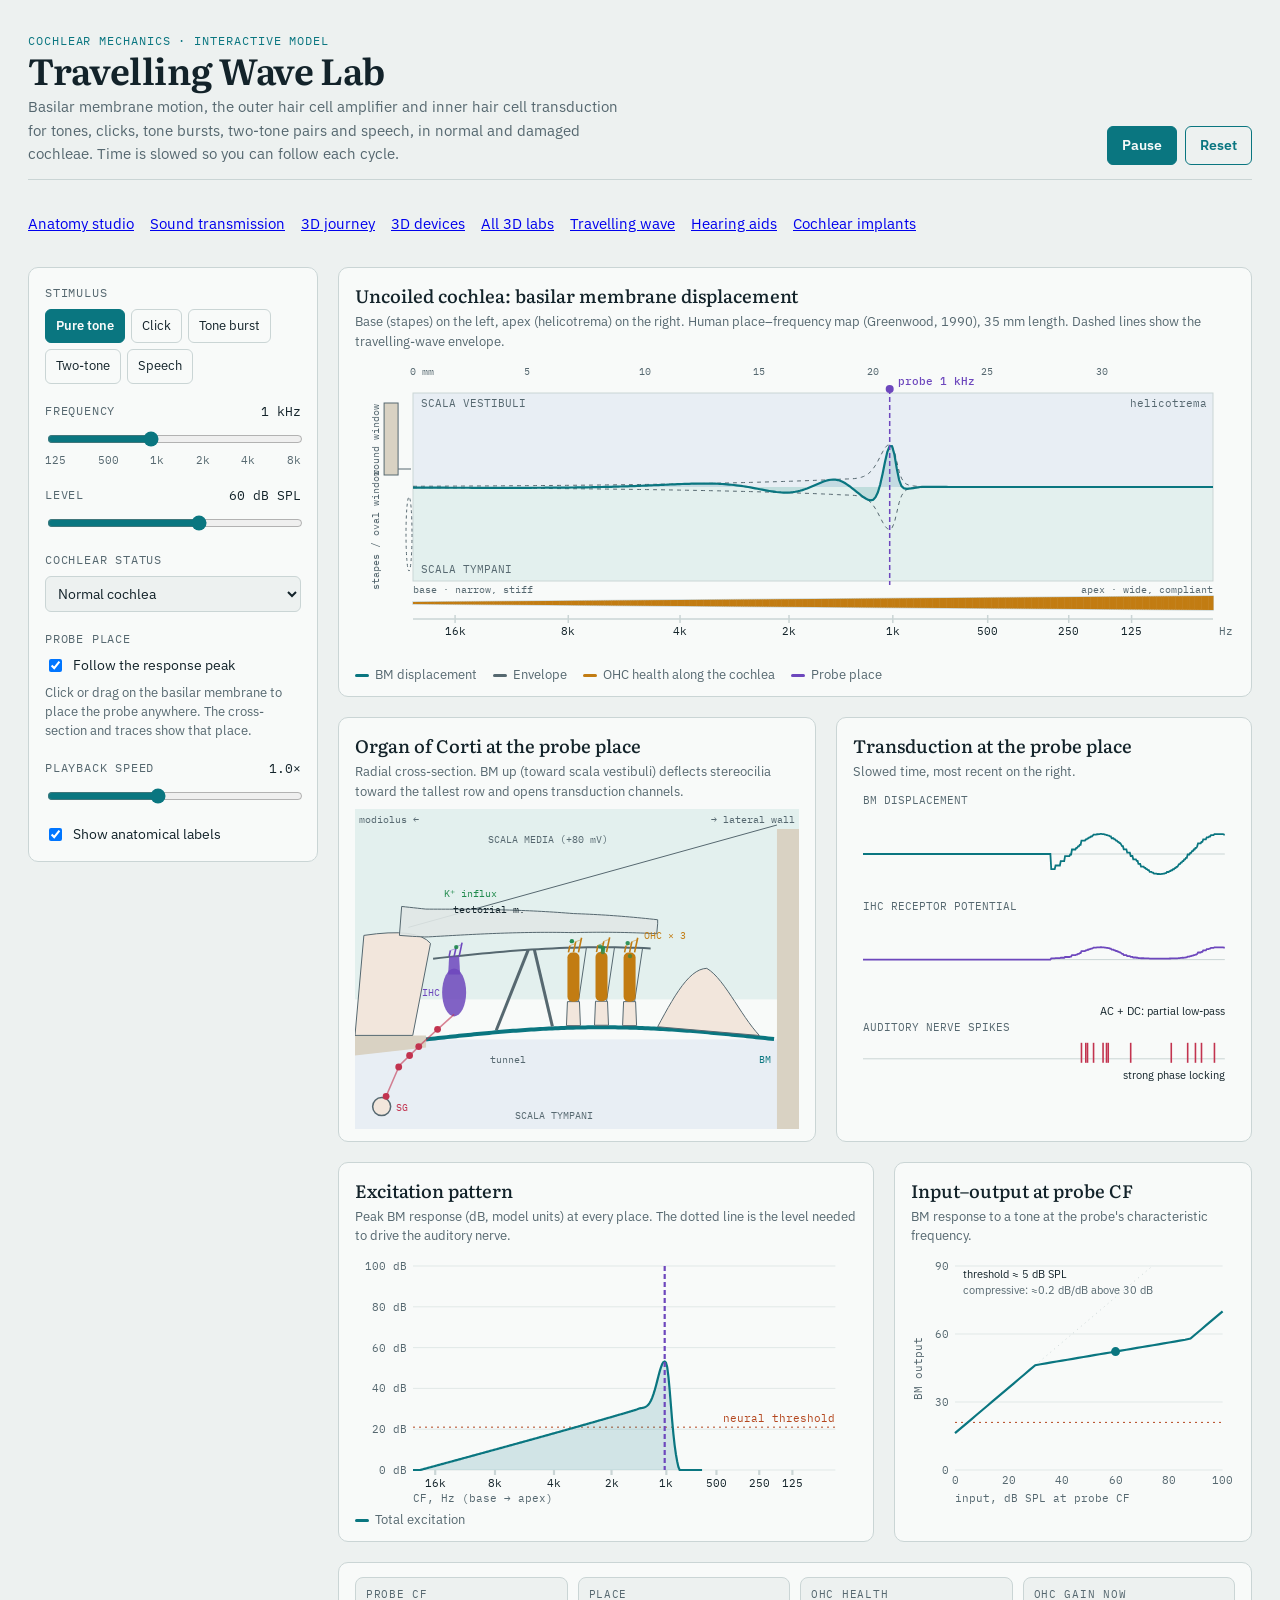
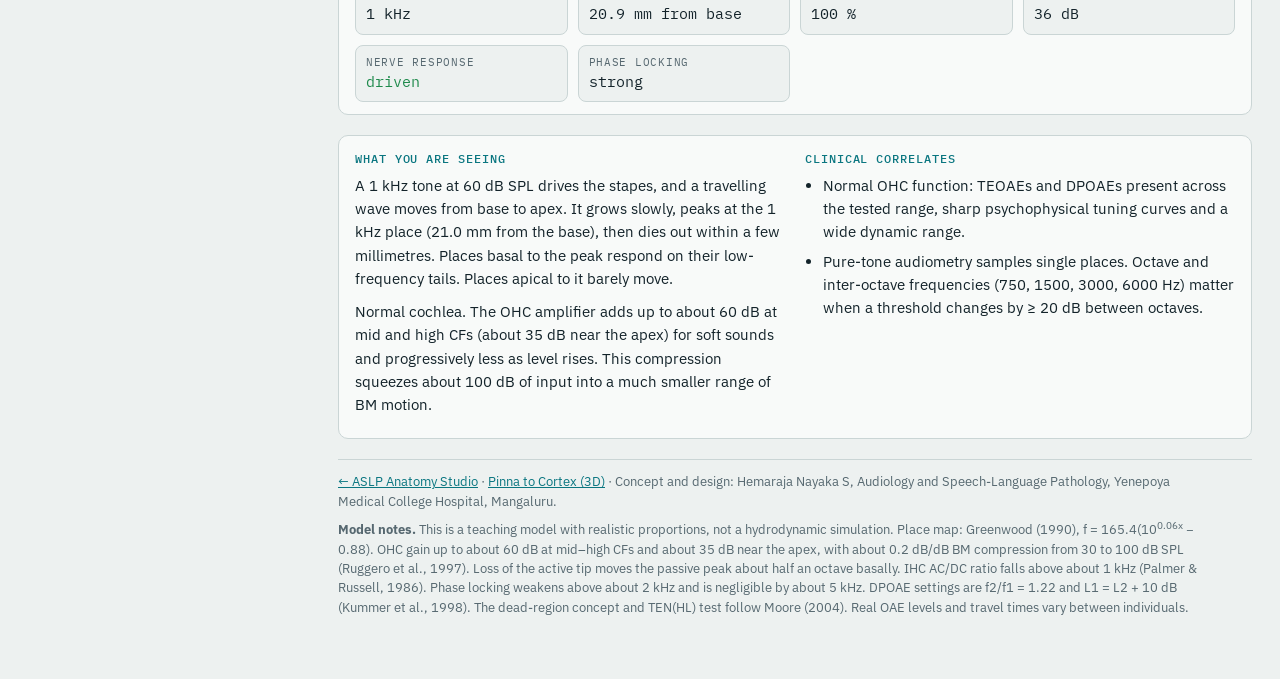
<file: cochlea/index.html>
<!doctype html>
<html lang="en">
<head>
<meta charset="utf-8">
<meta name="viewport" content="width=device-width,initial-scale=1,viewport-fit=cover">
<meta name="description" content="Travelling Wave Lab: interactive model of cochlear mechanics (travelling wave, OHC amplifier, IHC transduction, pathology) for audiology and otology teaching.">
<meta name="theme-color" content="#0A7680">
<title>Travelling Wave Lab</title>
<link rel="preconnect" href="https://fonts.googleapis.com">
<link rel="stylesheet" href="https://fonts.googleapis.com/css2?family=IBM+Plex+Mono:wght@400;500&family=IBM+Plex+Sans:wght@400;500;600&family=Literata:opsz,wght@7..72,500;7..72,650&display=swap">
<style>
:root{
  --bg:#EDF1F0; --panel:#F8FAF9; --ink:#13232A; --muted:#566870; --line:#CAD5D5; --faint:#E1E8E7;
  --accent:#0A7680; --accent-soft:rgba(10,118,128,.16);
  --ohc:#C27C12; --ihc:#6D47BD; --nerve:#C2334F; --ion:#1F8A4C; --warn:#B4471F;
  --bone:#D9D2C3; --tissue:#F2E6DC; --endo:#E3F0EE; --peri:#E8EEF4;
  --serif:"Literata",Georgia,"Times New Roman",serif;
  --sans:"IBM Plex Sans",system-ui,-apple-system,"Segoe UI",sans-serif;
  --mono:"IBM Plex Mono",ui-monospace,Menlo,Consolas,monospace;
}
@media (prefers-color-scheme:dark){
  :root:not([data-theme="light"]){
    color-scheme:dark;
    --bg:#0C1417; --panel:#131F23; --ink:#E1EAEB; --muted:#91A4A9; --line:#25363C; --faint:#1A292E;
    --accent:#3CC0C9; --accent-soft:rgba(60,192,201,.18);
    --ohc:#EFAC44; --ihc:#A988EE; --nerve:#F06884; --ion:#4FCB84; --warn:#F08A5D;
    --bone:#3A3A33; --tissue:#2E2723; --endo:#132A2B; --peri:#152029;
  }
}
:root[data-theme="dark"]{
  color-scheme:dark;
  --bg:#0C1417; --panel:#131F23; --ink:#E1EAEB; --muted:#91A4A9; --line:#25363C; --faint:#1A292E;
  --accent:#3CC0C9; --accent-soft:rgba(60,192,201,.18);
  --ohc:#EFAC44; --ihc:#A988EE; --nerve:#F06884; --ion:#4FCB84; --warn:#F08A5D;
  --bone:#3A3A33; --tissue:#2E2723; --endo:#132A2B; --peri:#152029;
}
*{box-sizing:border-box}
[hidden]{display:none!important}
html{-webkit-text-size-adjust:100%}
.ctl>label.chk{font-family:var(--sans);font-size:13.5px;letter-spacing:0;text-transform:none;color:var(--ink);justify-content:flex-start}
body{background:var(--bg);color:var(--ink);font-family:var(--sans);font-size:15px;line-height:1.55;padding-inline:20px;padding-block:24px 48px}
.wrap{max-width:1320px;margin:0 auto;display:flex;flex-direction:column;gap:20px}
header{display:flex;flex-wrap:wrap;align-items:end;justify-content:space-between;gap:12px 24px;border-bottom:1px solid var(--line);padding-bottom:14px}
h1{font-family:var(--serif);font-weight:650;font-size:clamp(26px,3.4vw,36px);line-height:1.1;margin:0;letter-spacing:-.01em;text-wrap:balance}
.sub{color:var(--muted);margin:6px 0 0;max-width:68ch}
.eyebrow{font-family:var(--mono);font-size:11.5px;letter-spacing:.08em;text-transform:uppercase;color:var(--accent)}
.layout{display:grid;grid-template-columns:290px minmax(0,1fr);gap:20px;align-items:start}
@media (max-width:900px){.layout{grid-template-columns:1fr}}
aside{background:var(--panel);border:1px solid var(--line);border-radius:10px;padding:16px;display:flex;flex-direction:column;gap:18px;position:sticky;top:calc(env(safe-area-inset-top,0px) + 12px)}
@media (max-width:900px){aside{position:static}}
.ctl{display:flex;flex-direction:column;gap:7px}
.ctl>label,.ctl>.lbl{font-size:11.5px;font-family:var(--mono);letter-spacing:.07em;text-transform:uppercase;color:var(--muted);display:flex;justify-content:space-between;gap:8px}
.ctl output{color:var(--ink);font-variant-numeric:tabular-nums;text-transform:none;letter-spacing:0;font-size:13px}
.seg{display:flex;flex-wrap:wrap;gap:6px}
.seg button{font:inherit;font-size:13px;padding:6px 10px;border-radius:6px;border:1px solid var(--line);background:transparent;color:var(--ink);cursor:pointer}
.seg button[aria-pressed="true"]{background:var(--accent);border-color:var(--accent);color:var(--panel);font-weight:600}
.seg button:hover{border-color:var(--accent)}
select{font:inherit;font-size:14px;padding:7px 8px;border-radius:6px;border:1px solid var(--line);background:var(--bg);color:var(--ink);width:100%}
input[type=range]{width:100%;accent-color:var(--accent)}
.ticks{display:flex;justify-content:space-between;font-family:var(--mono);font-size:10.5px;color:var(--muted);margin-top:-4px}
.row{display:flex;gap:8px;align-items:center;flex-wrap:wrap}
.btn{font:inherit;font-size:13.5px;font-weight:600;padding:8px 14px;border-radius:6px;border:1px solid var(--accent);background:var(--accent);color:var(--panel);cursor:pointer}
.btn.ghost{background:transparent;color:var(--accent)}
.chk{display:flex;gap:8px;align-items:center;font-size:13.5px;cursor:pointer}
.hint{font-size:12.5px;color:var(--muted);margin:0}
button:focus-visible,select:focus-visible,input:focus-visible{outline:2px solid var(--accent);outline-offset:2px}
main{display:flex;flex-direction:column;gap:20px;min-width:0}
.card{background:var(--panel);border:1px solid var(--line);border-radius:10px;padding:14px 16px 12px;min-width:0}
.card h2{font-family:var(--serif);font-weight:500;font-size:18px;margin:0 0 2px}
.card .cap{font-size:12.5px;color:var(--muted);margin:0 0 8px}
canvas{display:block;width:100%;touch-action:none}
#bm{height:300px;cursor:crosshair}
#xs{height:320px} #tr{height:320px}
#ex{height:250px} #io{height:250px}
.two{display:grid;grid-template-columns:minmax(0,1.15fr) minmax(0,1fr);gap:20px}
.two.b{grid-template-columns:minmax(0,1.5fr) minmax(0,1fr)}
@media (max-width:1100px){.two,.two.b{grid-template-columns:1fr}}
@media (max-width:600px){body{padding-inline:12px;font-size:14.5px}#bm{height:250px}#xs{height:290px}#tr{height:270px}#ex{height:220px}#io{height:220px}.card{padding:12px}.chips{grid-template-columns:repeat(2,minmax(0,1fr))}.seg button{padding:8px 10px}header .row{width:100%}header .btn{flex:1}}
.chips{display:grid;grid-template-columns:repeat(auto-fill,minmax(170px,1fr));gap:10px}
.chip{border:1px solid var(--line);border-radius:8px;padding:8px 10px;background:var(--bg)}
.chip .k{font-family:var(--mono);font-size:10.5px;letter-spacing:.07em;text-transform:uppercase;color:var(--muted)}
.chip .v{font-family:var(--mono);font-size:15px;font-variant-numeric:tabular-nums}
.chip.good .v{color:var(--ion)} .chip.bad .v{color:var(--warn)}
.explain{display:grid;grid-template-columns:minmax(0,1fr) minmax(0,1fr);gap:20px}
@media (max-width:800px){.explain{grid-template-columns:1fr}}
.explain h3{font-family:var(--mono);font-size:11.5px;letter-spacing:.08em;text-transform:uppercase;color:var(--accent);margin:0 0 6px;font-weight:500}
.explain p{margin:0 0 10px;max-width:68ch}
.explain ul{margin:0;padding-left:18px} .explain li{margin-bottom:6px}
.legend{display:flex;flex-wrap:wrap;gap:6px 16px;font-size:12.5px;color:var(--muted);margin-top:6px}
.legend i{display:inline-block;width:14px;height:3px;border-radius:2px;vertical-align:middle;margin-right:6px}
footer{font-size:12.5px;color:var(--muted);border-top:1px solid var(--line);padding-top:12px}
footer p{margin:0 0 6px;max-width:110ch}
</style>
</head>
<body>

<div class="wrap">
<header>
  <div>
    <div class="eyebrow">Cochlear mechanics · interactive model</div>
    <h1>Travelling Wave Lab</h1>
    <p class="sub">Basilar membrane motion, the outer hair cell amplifier and inner hair cell transduction for tones, clicks, tone bursts, two-tone pairs and speech, in normal and damaged cochleae. Time is slowed so you can follow each cycle.</p>
  </div>
  <div class="row">
    <button class="btn" id="play" type="button">Pause</button>
    <button class="btn ghost" id="reset" type="button">Reset</button>
  </div>
</header>
<nav aria-label="Hearing learning modules" style="display:flex;flex-wrap:wrap;gap:16px;padding:12px 0"><a href="/">Anatomy studio</a><a href="/hearing/">Sound transmission</a><a href="/hearing-3d/">3D journey</a><a href="/devices-3d/">3D devices</a><a href="/lab3d/">All 3D labs</a><a href="/cochlea/">Travelling wave</a><a href="/hearing-aids/">Hearing aids</a><a href="/cochlear-implant/">Cochlear implants</a></nav>

<div class="layout">
<aside aria-label="Controls">
  <div class="ctl">
    <span class="lbl">Stimulus</span>
    <div class="seg" id="stimSeg" role="group" aria-label="Stimulus">
      <button type="button" data-v="tone" aria-pressed="true">Pure tone</button>
      <button type="button" data-v="click" aria-pressed="false">Click</button>
      <button type="button" data-v="burst" aria-pressed="false">Tone burst</button>
      <button type="button" data-v="two" aria-pressed="false">Two-tone</button>
      <button type="button" data-v="speech" aria-pressed="false">Speech</button>
    </div>
  </div>

  <div class="ctl" id="ttBox" hidden>
    <span class="lbl">Two-tone paradigm</span>
    <div class="seg" id="ttSeg" role="group" aria-label="Two-tone paradigm">
      <button type="button" data-v="dpoae" aria-pressed="true">DPOAE 2f1–f2</button>
      <button type="button" data-v="mask" aria-pressed="false">Upward masking</button>
    </div>
  </div>

  <div class="ctl" id="vowelBox" hidden>
    <label for="vowel">Speech sound</label>
    <select id="vowel">
      <option value="a">Vowel /a/ (F1 730, F2 1090 Hz)</option>
      <option value="i">Vowel /i/ (F1 270, F2 2290 Hz)</option>
      <option value="u">Vowel /u/ (F1 300, F2 870 Hz)</option>
      <option value="s">Fricative /s/ (4–9 kHz)</option>
    </select>
  </div>

  <div class="ctl" id="freqBox">
    <label for="freq"><span id="freqLbl">Frequency</span><output id="freqOut">1000 Hz</output></label>
    <input type="range" id="freq" min="0" max="10" step="1" value="4">
    <div class="ticks"><span>125</span><span>500</span><span>1k</span><span>2k</span><span>4k</span><span>8k</span></div>
  </div>

  <div class="ctl">
    <label for="level"><span id="levelLbl">Level</span><output id="levelOut">60 dB SPL</output></label>
    <input type="range" id="level" min="0" max="100" step="5" value="60">
  </div>

  <div class="ctl">
    <label for="path">Cochlear status</label>
    <select id="path">
      <option value="normal">Normal cochlea</option>
      <option value="presby">Sloping HF OHC loss (presbycusis)</option>
      <option value="nihl">Noise-induced OHC loss (4 kHz notch)</option>
      <option value="dead">Dead region, CF 3–10 kHz</option>
    </select>
  </div>

  <div class="ctl">
    <span class="lbl">Probe place</span>
    <label class="chk"><input type="checkbox" id="follow" checked> Follow the response peak</label>
    <p class="hint">Click or drag on the basilar membrane to place the probe anywhere. The cross-section and traces show that place.</p>
  </div>

  <div class="ctl">
    <label for="speed">Playback speed<output id="speedOut">1.0×</output></label>
    <input type="range" id="speed" min="0.25" max="2" step="0.25" value="1">
  </div>
  <label class="chk"><input type="checkbox" id="labels" checked> Show anatomical labels</label>
</aside>

<main>
  <section class="card">
    <h2>Uncoiled cochlea: basilar membrane displacement</h2>
    <p class="cap">Base (stapes) on the left, apex (helicotrema) on the right. Human place–frequency map (Greenwood, 1990), 35 mm length. Dashed lines show the travelling-wave envelope.</p>
    <canvas id="bm" aria-label="Animated basilar membrane displacement from base to apex"></canvas>
    <div class="legend">
      <span><i style="background:var(--accent)"></i>BM displacement</span>
      <span><i style="background:var(--muted)"></i>Envelope</span>
      <span><i style="background:var(--ohc)"></i>OHC health along the cochlea</span>
      <span><i style="background:var(--ihc)"></i>Probe place</span>
    </div>
  </section>

  <div class="two">
    <section class="card">
      <h2>Organ of Corti at the probe place</h2>
      <p class="cap" id="xsCap">Radial cross-section. BM up (toward scala vestibuli) deflects stereocilia toward the tallest row and opens transduction channels.</p>
      <canvas id="xs" aria-label="Animated organ of Corti cross-section"></canvas>
    </section>
    <section class="card">
      <h2>Transduction at the probe place</h2>
      <p class="cap">Slowed time, most recent on the right.</p>
      <canvas id="tr" aria-label="Traces of BM displacement, IHC receptor potential and auditory nerve spikes"></canvas>
    </section>
  </div>

  <div class="two b">
    <section class="card">
      <h2>Excitation pattern</h2>
      <p class="cap">Peak BM response (dB, model units) at every place. The dotted line is the level needed to drive the auditory nerve.</p>
      <canvas id="ex" aria-label="Excitation pattern across cochlear place"></canvas>
      <div class="legend" id="exLegend"></div>
    </section>
    <section class="card">
      <h2>Input–output at probe CF</h2>
      <p class="cap">BM response to a tone at the probe's characteristic frequency.</p>
      <canvas id="io" aria-label="Basilar membrane input-output function"></canvas>
    </section>
  </div>

  <section class="card">
    <div class="chips" id="chips"></div>
  </section>

  <section class="card explain">
    <div><h3>What you are seeing</h3><div id="explainA"></div></div>
    <div><h3>Clinical correlates</h3><div id="explainB"></div></div>
  </section>

  <footer>
    <p><a href="../" style="color:var(--accent)">← ASLP Anatomy Studio</a> · <a href="../hearing-3d/" style="color:var(--accent)">Pinna to Cortex (3D)</a> · Concept and design: Hemaraja Nayaka S, Audiology and Speech-Language Pathology, Yenepoya Medical College Hospital, Mangaluru.</p>
    <p><strong>Model notes.</strong> This is a teaching model with realistic proportions, not a hydrodynamic simulation. Place map: Greenwood (1990), f = 165.4(10<sup>0.06x</sup> − 0.88). OHC gain up to about 60 dB at mid–high CFs and about 35 dB near the apex, with about 0.2 dB/dB BM compression from 30 to 100 dB SPL (Ruggero et al., 1997). Loss of the active tip moves the passive peak about half an octave basally. IHC AC/DC ratio falls above about 1 kHz (Palmer &amp; Russell, 1986). Phase locking weakens above about 2 kHz and is negligible by about 5 kHz. DPOAE settings are f2/f1 = 1.22 and L1 = L2 + 10 dB (Kummer et al., 1998). The dead-region concept and TEN(HL) test follow Moore (2004). Real OAE levels and travel times vary between individuals.</p>
  </footer>
</main>
</div>

<script>
(function(){
"use strict";
const FREQS=[125,250,500,750,1000,1500,2000,3000,4000,6000,8000];
const LEN=35, N=340, OTH=21;
const S={stim:"tone",fi:4,L:60,tt:"dpoae",vowel:"a",path:"normal",follow:true,probeD:null,playing:true,speed:1,labels:true};
const reduce=window.matchMedia&&matchMedia("(prefers-reduced-motion: reduce)").matches;
if(reduce) S.playing=false;

const clamp=(x,a,b)=>Math.max(a,Math.min(b,x));
const cfAt=d=>165.4*(Math.pow(10,0.06*(LEN-d))-0.88);
const placeOf=f=>clamp(LEN-Math.log10(f/165.4+0.88)/0.06,0,LEN);
const D=new Float32Array(N), CF=new Float32Array(N);
for(let i=0;i<N;i++){D[i]=i/(N-1)*LEN;CF[i]=cfAt(D[i]);}
const idxOf=d=>clamp(Math.round(d/LEN*(N-1)),0,N-1);
const fmtF=f=>f>=1000?(Math.round(f/100)/10)+" kHz":Math.round(f)+" Hz";

function gmax(c){const t=clamp(Math.log2(c/250)/2,0,1);return 35+25*t;}
function health(c,path){
  path=path||S.path;
  if(path==="presby"){const t=clamp(Math.log2(c/1000)/2.5,0,1);return 1-t*t*(3-2*t);}
  if(path==="nihl"){const z=Math.log2(c/4000)/0.55;return 1-0.92*Math.exp(-z*z);}
  if(path==="dead"){ if(c>=3000&&c<=10000) return 0; const z=c<3000?Math.log2(3000/c)/0.5:Math.log2(c/10000)/0.5; return 1-Math.exp(-z*z);}
  return 1;
}
function ihcAlive(c,path){path=path||S.path;return !(path==="dead"&&c>=3000&&c<=10000);}
function passive(r){return r<-0.5? -30-(-0.5-r)*8 : -30-(r+0.5)*(r+0.5)*55;}
function tip(r,sc){const s=(r<0?0.22:0.12)*sc;return Math.exp(-(r*r)/(s*s));}
function effGain(c,L,h){return Math.max(0,gmax(c)*h-0.8*Math.max(0,L-30));}
function bmOut(f,L,c,h,sc){const r=Math.log2(f/c);return L+passive(r)+effGain(c,L,h)*tip(r,sc||1);}
function disp(O){return Math.tanh(1.3*Math.pow(10,(O-65)/30));}
function phaseOf(f,c){const r=Math.log2(f/c);return -2*Math.PI*2.5*Math.pow(2,1.3*Math.min(r,0.3));}
function latencyVis(d){return 0.12+2.3*Math.pow(d/LEN,2.1);}
function latencyMs(d){return 0.4+8*Math.pow(d/LEN,2);}

// ---------- model ----------
let M=null;
function vowelComps(v,L){
  const comps=[];
  if(v==="s"){
    for(let k=0;k<30;k++){const f=3000*Math.pow(10000/3000,k/29);const db=-Math.pow(Math.log2(f/6000),2)*12;comps.push({f,db});}
  }else{
    const F={a:[730,1090,2440],i:[270,2290,3010],u:[300,870,2240]}[v], B=[80,100,120], F0=120;
    for(let n=1;n*F0<=5000;n++){const f=n*F0;let db=-6*Math.log2(f/F0);
      for(let j=0;j<3;j++){const Fj=F[j];db+=20*Math.log10(Fj*Fj/Math.sqrt(Math.pow(Fj*Fj-f*f,2)+Math.pow(B[j]*f,2)));}
      comps.push({f,db});}
  }
  let tot=0;comps.forEach(c=>tot+=Math.pow(10,c.db/10));tot=10*Math.log10(tot);
  const shift=(v==="s"?L-3:L)-tot;comps.forEach(c=>c.L=c.db+shift);
  return comps;
}
function buildComps(path){
  const f=FREQS[S.fi], L=S.L;
  if(S.stim==="tone"||S.stim==="burst") return [{f,L,role:"tone"}];
  if(S.stim==="two"){
    if(S.tt==="dpoae"){
      const f2=f,f1=f2/1.22,fdp=2*f1-f2,L1=L,L2=L-10;
      const h2=health(f2,path);
      const Ldp=L2-32+20*Math.log10(Math.max(h2,0.003));
      return [{f:f1,L:L1,role:"f1"},{f:f2,L:L2,role:"f2"},{f:fdp,L:Ldp,role:"dp",from:placeOf(f2)}];
    }
    return [{f:f/2,L,role:"masker"},{f,L:40,role:"probe"}];
  }
  if(S.stim==="speech") return vowelComps(S.vowel,L).map(c=>({f:c.f,L:c.L,role:"h"}));
  return [];
}
function patternFor(comps,path,sc){
  const O=comps.map(c=>{const a=new Float32Array(N);for(let i=0;i<N;i++){
    let o=bmOut(c.f,c.L,CF[i],health(CF[i],path),sc);
    if(c.role==="dp"&&D[i]<c.from-1.2)o=-200;
    a[i]=o;}return a;});
  const E=new Float32Array(N);
  for(let i=0;i<N;i++){let s=0;for(const o of O)s+=Math.pow(10,o[i]/10);E[i]=s>0?10*Math.log10(s):-200;}
  return {O,E};
}
function clickPattern(path){
  const E=new Float32Array(N);
  for(let i=0;i<N;i++){const c=CF[i];let Lb=S.L-20;
    if(c<300)Lb-=6*Math.log2(300/c); if(c>6000)Lb-=12*Math.log2(c/6000);
    E[i]=bmOut(c,Lb,c,health(c,path),1);}
  return E;
}
function compute(){
  const sc=S.stim==="burst"?1.6:1;
  const m={comps:[],E:null,Enorm:null,parts:[]};
  if(S.stim==="click"){
    m.E=clickPattern(S.path);m.Enorm=clickPattern("normal");
    m.amp=new Float32Array(N);m.v=new Float32Array(N);m.tau=new Float32Array(N);m.nc=new Float32Array(N);
    for(let i=0;i<N;i++){m.amp[i]=disp(m.E[i]);m.v[i]=Math.max(0.4,0.5+0.4*Math.log2(CF[i]/125));
      m.tau[i]=latencyVis(D[i]);m.nc[i]=1.2+2.3*health(CF[i]);}
  }else{
    const comps=buildComps(S.path);
    const P=patternFor(comps,S.path,sc);
    m.E=P.E;m.Enorm=patternFor(buildComps("normal"),"normal",sc).E;
    const fmin=Math.min(...comps.map(c=>c.f));
    comps.forEach((c,k)=>{
      const amp=new Float32Array(N),ph=new Float32Array(N);
      for(let i=0;i<N;i++){
        const lin=Math.pow(10,P.O[k][i]/20);let tot=0;for(const o of P.O)tot+=Math.pow(10,o[i]/20);
        amp[i]=tot>0?disp(m.E[i])*lin/tot:0;ph[i]=phaseOf(c.f,CF[i]);}
      let v=S.stim==="burst"?2:0.8;
      if(comps.length>1)v=S.stim==="speech"?0.4+0.3*Math.log2(c.f/100):(c.role==="dp"?0.55:c.role==="f1"||c.role==="masker"?0.7:0.95);
      m.comps.push({f:c.f,L:c.L,role:c.role,amp,ph,v,O:P.O[k]});
    });
    if(S.stim==="two"){
      m.parts=m.comps.map(c=>({E:c.O,role:c.role,f:c.f,L:c.L}));
    }
    m.tau=new Float32Array(N);for(let i=0;i<N;i++)m.tau[i]=latencyVis(D[i]);
  }
  M=m;
  // probe
  if(S.follow){
    let d;
    if(S.stim==="two"){d=placeOf(FREQS[S.fi]);}
    else{let bi=0;for(let i=1;i<N;i++)if(M.E[i]>M.E[bi])bi=i;d=D[bi];}
    S.probeD=d;
  }
  updateText();
}

// ---------- displacement at time t ----------
const BURST_P=4;
function burstGate(s){s=((s%BURST_P)+BURST_P)%BURST_P;if(s<1)return s;if(s<1.5)return 1;if(s<2.5)return 2.5-s;return 0;}
const CLICK_P=3.6;
function yAt(i,t){
  if(S.stim==="click"){let s=((t-M.tau[i])%CLICK_P+CLICK_P)%CLICK_P;const v=M.v[i];
    const env=(1-Math.exp(-s*v*6))*Math.exp(-s*v/M.nc[i]);return M.amp[i]*env*Math.sin(2*Math.PI*v*s);}
  let y=0;for(const c of M.comps)y+=c.amp[i]*Math.cos(2*Math.PI*c.v*t+c.ph[i]);
  if(S.stim==="burst")y*=burstGate(t-M.tau[i]);
  return y;
}
function envAt(i){
  if(S.stim==="click")return M.amp[i];
  let s=0;for(const c of M.comps)s+=c.amp[i];return Math.min(s,1.2);
}
function stapesAt(t){
  if(S.stim==="click"){const s=((t%CLICK_P)+CLICK_P)%CLICK_P;return s<0.25?Math.sin(Math.PI*s/0.25):0;}
  let y=0,w=0;for(const c of M.comps){const a=Math.pow(10,c.L/40);y+=a*Math.cos(2*Math.PI*c.v*t);w+=a;}
  y=w?y/w:0;if(S.stim==="burst")y*=burstGate(t);return y;
}

// ---------- theme ----------
let C={};
function readTheme(){const cs=getComputedStyle(document.documentElement);
  ["bg","panel","ink","muted","line","faint","accent","accent-soft","ohc","ihc","nerve","ion","warn","bone","tissue","endo","peri"].forEach(k=>C[k]=cs.getPropertyValue("--"+k).trim());}
readTheme();
if(window.matchMedia)matchMedia("(prefers-color-scheme: dark)").addEventListener("change",readTheme);
new MutationObserver(readTheme).observe(document.documentElement,{attributes:true,attributeFilter:["data-theme"]});

// ---------- canvases ----------
const cv={};["bm","xs","tr","ex","io"].forEach(id=>{const el=document.getElementById(id);cv[id]={el,ctx:el.getContext("2d"),w:0,h:0};});
function fit(){const dpr=Math.min(window.devicePixelRatio||1,2);
  for(const k in cv){const o=cv[k],r=o.el.getBoundingClientRect();o.w=r.width;o.h=r.height;
    o.el.width=Math.round(r.width*dpr);o.el.height=Math.round(r.height*dpr);o.ctx.setTransform(dpr,0,0,dpr,0,0);}
  drawStatic();}
new ResizeObserver(fit).observe(document.querySelector("main"));

const padL=w=>w<500?38:58,PADR=22;
const xOfD=(d,w)=>padL(w)+d/LEN*(w-padL(w)-PADR);
const dOfX=(x,w)=>clamp((x-padL(w))/(w-padL(w)-PADR)*LEN,0,LEN);
const ticksFor=w=>w<500?[8000,2000,500,125]:TICKF;
const TICKF=[16000,8000,4000,2000,1000,500,250,125];
function font(sz,fam,wt){return (wt||400)+" "+sz+"px "+(fam==="mono"?'"IBM Plex Mono",ui-monospace,monospace':'"IBM Plex Sans",system-ui,sans-serif');}

// ---------- BM canvas ----------
function drawBM(t){
  const {ctx,w,h}=cv.bm;ctx.clearRect(0,0,w,h);
  const top=34,bot=h-78,mid=(top+bot)/2,H=(bot-top)/2-6;
  const x0=xOfD(0,w),x1=xOfD(LEN,w);
  // scalae
  ctx.fillStyle=C.peri;ctx.fillRect(x0,top,x1-x0,mid-top);
  ctx.fillStyle=C.endo;ctx.fillRect(x0,mid,x1-x0,bot-mid);
  ctx.strokeStyle=C.line;ctx.lineWidth=1;ctx.strokeRect(x0,top,x1-x0,bot-top);
  if(S.labels){ctx.fillStyle=C.muted;ctx.font=font(11,"mono");ctx.textAlign="left";
    ctx.fillText("SCALA VESTIBULI",x0+8,top+14);ctx.fillText("SCALA TYMPANI",x0+8,bot-8);
    ctx.textAlign="right";ctx.fillText("helicotrema",x1-6,top+14);}
  // dead region band
  if(S.path==="dead"){const a=xOfD(placeOf(10000),w),b=xOfD(placeOf(3000),w);
    ctx.save();ctx.beginPath();ctx.rect(a,top,b-a,bot-top);ctx.clip();ctx.strokeStyle=C.warn;ctx.globalAlpha=.35;
    for(let x=a-200;x<b;x+=8){ctx.beginPath();ctx.moveTo(x,bot);ctx.lineTo(x+(bot-top),top);ctx.stroke();}
    ctx.restore();if(S.labels){ctx.fillStyle=C.warn;ctx.font=font(11,"mono");ctx.textAlign="center";ctx.fillText("dead region (no IHC output)",(a+b)/2,top-6);}}
  // stapes & windows
  const sp=stapesAt(t)*5;
  ctx.fillStyle=C.bone;ctx.strokeStyle=C.muted;ctx.lineWidth=1;
  ctx.fillRect(x0-24+sp,top+10,14,mid-top-22);ctx.strokeRect(x0-24+sp,top+10,14,mid-top-22);
  ctx.beginPath();ctx.moveTo(x0-10+sp,mid-18);ctx.lineTo(x0-2,mid-18);ctx.stroke();
  ctx.beginPath();ctx.ellipse(x0-4,mid+(bot-mid)/2,3,(bot-mid)/2-10,0,0,Math.PI*2);ctx.strokeStyle=C.muted;ctx.setLineDash([3,3]);ctx.stroke();ctx.setLineDash([]);
  if(S.labels&&w>=500){ctx.save();ctx.fillStyle=C.muted;ctx.font=font(10,"mono");ctx.translate(x0-30,mid);ctx.rotate(-Math.PI/2);ctx.textAlign="center";
    ctx.fillText("stapes / oval window",-(mid-top)/2+4,-4);ctx.fillText("round window",(bot-mid)/2,-4);ctx.restore();}
  // envelope
  ctx.strokeStyle=C.muted;ctx.setLineDash([4,4]);ctx.lineWidth=1;
  for(const sgn of [1,-1]){ctx.beginPath();for(let i=0;i<N;i++){const x=xOfD(D[i],w),y=mid-sgn*envAt(i)*H;i?ctx.lineTo(x,y):ctx.moveTo(x,y);}ctx.stroke();}
  ctx.setLineDash([]);
  // wave
  const ys=new Float32Array(N);for(let i=0;i<N;i++)ys[i]=mid-clamp(yAt(i,t),-1.2,1.2)*H;
  ctx.beginPath();ctx.moveTo(xOfD(0,w),mid);for(let i=0;i<N;i++)ctx.lineTo(xOfD(D[i],w),ys[i]);ctx.lineTo(xOfD(LEN,w),mid);ctx.closePath();
  ctx.fillStyle=C["accent-soft"];ctx.fill();
  ctx.beginPath();for(let i=0;i<N;i++){const x=xOfD(D[i],w);i?ctx.lineTo(x,ys[i]):ctx.moveTo(x,ys[i]);}
  ctx.strokeStyle=C.accent;ctx.lineWidth=2.2;ctx.stroke();
  // DPOAE backward arrow
  if(S.stim==="two"&&S.tt==="dpoae"){const dp=M.comps.find(c=>c.role==="dp");const ok=dp&&dp.L>-10;
    const xf2=xOfD(placeOf(FREQS[S.fi]),w);const ph=(t*0.35)%1;
    if(ok){ctx.strokeStyle=C.nerve;ctx.fillStyle=C.nerve;ctx.globalAlpha=0.9;
      const xa=xf2-(xf2-x0)*ph;ctx.beginPath();ctx.moveTo(xa+14,top+22);ctx.lineTo(xa,top+22);ctx.stroke();
      ctx.beginPath();ctx.moveTo(xa,top+22);ctx.lineTo(xa+6,top+18);ctx.lineTo(xa+6,top+26);ctx.closePath();ctx.fill();ctx.globalAlpha=1;
      if(S.labels){ctx.font=font(11,"mono");ctx.textAlign="left";ctx.fillText("2f1–f2 → ear canal (DPOAE)",Math.min(xf2+8,w-200),top+26);}}}
  // probe
  const xp=xOfD(S.probeD,w);ctx.strokeStyle=C.ihc;ctx.lineWidth=1.5;ctx.setLineDash([5,3]);
  ctx.beginPath();ctx.moveTo(xp,top-4);ctx.lineTo(xp,bot+4);ctx.stroke();ctx.setLineDash([]);
  ctx.fillStyle=C.ihc;ctx.beginPath();ctx.arc(xp,top-4,4,0,Math.PI*2);ctx.fill();
  ctx.font=font(11,"mono",500);ctx.textAlign=xp>w-120?"right":"left";ctx.fillText("probe "+fmtF(cfAt(S.probeD)),xp+(xp>w-120?-8:8),top-8);
  // top-view strip: BM width + OHC health
  const sy=bot+14;
  ctx.beginPath();ctx.moveTo(x0,sy+7);ctx.lineTo(x1,sy+1);ctx.lineTo(x1,sy+15);ctx.lineTo(x0,sy+9);ctx.closePath();ctx.fillStyle=C.faint;ctx.fill();ctx.strokeStyle=C.line;ctx.stroke();
  for(let i=0;i<N-1;i++){const hh=health(CF[i]);ctx.fillStyle=C.ohc;ctx.globalAlpha=0.15+0.85*hh;
    const xa=xOfD(D[i],w),xb=xOfD(D[i+1],w);const hw=1+6*(D[i]/LEN);ctx.fillRect(xa,sy+8-hw,xb-xa+0.5,hw*2);}
  ctx.globalAlpha=1;
  // axis
  const ay=sy+32;ctx.strokeStyle=C.line;ctx.beginPath();ctx.moveTo(x0,ay-8);ctx.lineTo(x1,ay-8);ctx.stroke();
  ctx.fillStyle=C.ink;ctx.font=font(11,"mono");ctx.textAlign="center";
  for(const f of ticksFor(w)){const x=xOfD(placeOf(f),w);ctx.beginPath();ctx.moveTo(x,ay-12);ctx.lineTo(x,ay-4);ctx.stroke();ctx.fillText(f>=1000?f/1000+"k":String(f),x,ay+8);}
  ctx.fillStyle=C.muted;ctx.textAlign="right";ctx.fillText("Hz",w-2,ay+8);
  ctx.font=font(10,"mono");ctx.textAlign="left";
  if(S.labels&&w>=500){ctx.fillText("base · narrow, stiff",x0,sy-2);ctx.textAlign="right";ctx.fillText("apex · wide, compliant",x1,sy-2);}
  ctx.textAlign="left";ctx.fillStyle=C.muted;
  const step=w<500?10:5;for(let mm=0;mm<=30;mm+=step){const x=xOfD(mm,w);ctx.fillText(mm===0?"0 mm":String(mm),x-3,top-18);}
}

// ---------- cross-section ----------
const K=[],SP=[];let spikeBuf=0;
function probeState(t){
  const i=idxOf(S.probeD),c=CF[i];
  const y=clamp(yAt(i,t),-1.2,1.2);
  let a=envAt(i);
  const h=health(c),alive=ihcAlive(c);
  const P=x=>1/(1+Math.exp(-(x*2.2-0.9)/0.45)), P0=P(0);
  const alpha=1/(1+Math.pow(c/800,2));
  let dc=0;for(let k=0;k<16;k++)dc+=P(a*Math.cos(k/16*2*Math.PI))-P0;dc/=16;
  // normalise receptor potential to a display unit
  const ac=P(y)-P0;
  let V=alive?(alpha*ac+(1-alpha)*dc)/0.8:0;
  const O=M.E[i], drive=alive?1/(1+Math.exp(-(O-OTH-6)/5)):0;
  const PL=1/(1+Math.pow(c/2000,3));
  return {i,c,y,a,h,alive,V,ac,dc,alpha,O,drive,PL,Pn:P(y)-P0};
}
function drawXS(t,ps,dt){
  const {ctx,w,h}=cv.xs;ctx.clearRect(0,0,w,h);
  const xL=w*0.16,xR=w*0.95,baseY=h*0.72,Y=ps.y*26;
  const f=x=>clamp(Math.sin(Math.PI*(x-xL)/(xR-xL)),0,1);
  const dy=x=>-Y*f(x);
  const T=tt=>xL+tt*(xR-xL);
  // fluids
  ctx.fillStyle=C.endo;ctx.fillRect(0,0,w,baseY-40);
  ctx.fillStyle=C.peri;ctx.fillRect(0,baseY,w,h-baseY);
  // right wall
  ctx.fillStyle=C.bone;ctx.fillRect(xR,20,w-xR,h-20);
  // Reissner's
  ctx.strokeStyle=C.muted;ctx.lineWidth=1;ctx.beginPath();ctx.moveTo(w*0.12,baseY-112);ctx.lineTo(xR,16);ctx.stroke();
  // limbus & osseous spiral lamina
  ctx.fillStyle=C.bone;ctx.beginPath();ctx.moveTo(0,baseY-4);ctx.lineTo(xL,baseY-4);ctx.lineTo(xL,baseY+8);ctx.lineTo(0,baseY+16);ctx.closePath();ctx.fill();
  ctx.fillStyle=C.tissue;ctx.beginPath();ctx.moveTo(0,baseY-4);ctx.lineTo(w*0.02,baseY-104);ctx.quadraticCurveTo(w*0.14,baseY-112,w*0.17,baseY-96);ctx.lineTo(w*0.13,baseY-4);ctx.closePath();ctx.fill();
  ctx.strokeStyle=C.muted;ctx.stroke();
  // BM
  ctx.beginPath();for(let x=xL;x<=xR;x+=3){const y=baseY+dy(x);x===xL?ctx.moveTo(x,y):ctx.lineTo(x,y);}
  ctx.strokeStyle=C.accent;ctx.lineWidth=4;ctx.stroke();
  // Hensen/Claudius bump
  ctx.fillStyle=C.tissue;ctx.strokeStyle=C.muted;ctx.lineWidth=1;
  ctx.beginPath();ctx.moveTo(T(0.66),baseY+dy(T(0.66))-2);
  for(let tt=0.66;tt<=0.95;tt+=0.01){const x=T(tt);const bump=Math.sin(Math.PI*(tt-0.66)/0.29);ctx.lineTo(x,baseY+dy(x)-2-bump*62*(tt<0.8?1:1-(tt-0.8)/0.3));}
  ctx.lineTo(T(0.95),baseY+dy(T(0.95))-2);ctx.closePath();ctx.fill();ctx.stroke();
  // pillars (tunnel)
  const pi=T(0.2),po=T(0.36),pt=T(0.3);
  const rlY=x=>baseY-80+dy(x);
  ctx.strokeStyle=C.muted;ctx.lineWidth=3;
  ctx.beginPath();ctx.moveTo(pi,baseY+dy(pi)-2);ctx.lineTo(pt-3,rlY(pt));ctx.stroke();
  ctx.beginPath();ctx.moveTo(po,baseY+dy(po)-2);ctx.lineTo(pt+3,rlY(pt));ctx.stroke();
  // reticular lamina
  ctx.lineWidth=2;ctx.beginPath();ctx.moveTo(T(0.02),rlY(T(0.02)));for(let tt=0.02;tt<=0.66;tt+=0.02)ctx.lineTo(T(tt),rlY(T(tt)));ctx.stroke();
  const hOHC=ps.h, mot=hOHC*clamp(ps.Pn,-0.3,0.8);
  // OHCs
  const ohcX=[0.42,0.5,0.58].map(T);
  for(const x of ohcX){
    const bottom=baseY+dy(x)-26, len0=52, len=len0*(1-0.12*mot), topY=bottom-len;
    // Deiters
    ctx.fillStyle=C.tissue;ctx.strokeStyle=C.muted;ctx.lineWidth=1;
    ctx.beginPath();ctx.moveTo(x-7,baseY+dy(x)-2);ctx.lineTo(x+7,baseY+dy(x)-2);ctx.lineTo(x+6,bottom);ctx.lineTo(x-6,bottom);ctx.closePath();ctx.fill();ctx.stroke();
    ctx.beginPath();ctx.moveTo(x+5,bottom);ctx.lineTo(x+13,rlY(x+13));ctx.stroke();
    // cell
    ctx.globalAlpha=0.3+0.7*hOHC;ctx.fillStyle=C.ohc;
    roundRect(ctx,x-6,topY,12,len,5);ctx.fill();ctx.globalAlpha=1;
    // stereocilia (tallest lateral, embedded in TM)
    drawCilia(ctx,x,topY,ps.y,hOHC>0.3,[7,11,15],C.ohc);
  }
  // IHC
  const xi=T(0.08),iy=baseY-44+dy(xi);
  ctx.fillStyle=ps.alive?C.ihc:C.line;ctx.globalAlpha=ps.alive?0.85:1;
  ctx.beginPath();ctx.ellipse(xi,iy,12,24,0,0,Math.PI*2);ctx.fill();
  ctx.beginPath();ctx.moveTo(xi-6,iy-18);ctx.lineTo(xi-5,rlY(xi));ctx.lineTo(xi+5,rlY(xi));ctx.lineTo(xi+6,iy-18);ctx.closePath();ctx.fill();ctx.globalAlpha=1;
  if(!ps.alive){ctx.strokeStyle=C.warn;ctx.lineWidth=2;ctx.beginPath();ctx.moveTo(xi-9,iy-9);ctx.lineTo(xi+9,iy+9);ctx.moveTo(xi+9,iy-9);ctx.lineTo(xi-9,iy+9);ctx.stroke();}
  drawCilia(ctx,xi,rlY(xi),ps.y,ps.alive,[6,10,14],C.ihc);
  // TM
  ctx.fillStyle=C.faint;ctx.strokeStyle=C.muted;ctx.lineWidth=1;
  ctx.beginPath();ctx.moveTo(w*0.1,baseY-104);
  const tmBot=x=>rlY(x)-15-(x<ohcX[0]?(ohcX[0]-x)*0.05:0);
  for(let x=w*0.13;x<=T(0.66);x+=4)ctx.lineTo(x,tmBot(x));
  ctx.lineTo(T(0.66),tmBot(T(0.66))-10);
  for(let x=T(0.66);x>=w*0.1;x-=4)ctx.lineTo(x,tmBot(x)-14-(T(0.66)-x)*0.06);
  ctx.closePath();ctx.globalAlpha=0.9;ctx.fill();ctx.globalAlpha=1;ctx.stroke();
  // nerve fibres
  const gx=w*0.06,gy=h*0.93;
  const path=[[xi,iy+22],[xL-4,baseY+4],[w*0.1,baseY+26],[gx,gy]];
  ctx.strokeStyle=ps.alive?C.nerve:C.line;ctx.lineWidth=1.5;ctx.globalAlpha=0.6;
  ctx.beginPath();path.forEach((p,k)=>k?ctx.lineTo(p[0],p[1]):ctx.moveTo(p[0],p[1]));ctx.stroke();ctx.globalAlpha=1;
  ctx.fillStyle=C.tissue;ctx.strokeStyle=C.muted;ctx.beginPath();ctx.arc(gx,gy,9,0,Math.PI*2);ctx.fill();ctx.stroke();
  // K+ ions
  if(S.playing&&dt>0){const cells=[{x:xi,y:rlY(xi),ok:ps.alive}].concat(ohcX.map(x=>({x,y:baseY+dy(x)-26-52*(1-0.12*mot),ok:hOHC>0.3})));
    const open=Math.max(0,ps.Pn);for(const c of cells){if(c.ok&&Math.random()<open*dt*18)K.push({x:c.x+(Math.random()*6-3),y:c.y-12,life:0,cell:c.x});}}
  for(let k=K.length-1;k>=0;k--){const p=K[k];if(S.playing){p.life+=dt;p.y+=dt*42;}if(p.life>0.7){K.splice(k,1);continue;}
    ctx.fillStyle=C.ion;ctx.globalAlpha=1-p.life/0.7;ctx.beginPath();ctx.arc(p.x,p.y,2.2,0,Math.PI*2);ctx.fill();}
  ctx.globalAlpha=1;
  // spikes along fibre
  const segL=[];let tot=0;for(let k=1;k<path.length;k++){const l=Math.hypot(path[k][0]-path[k-1][0],path[k][1]-path[k-1][1]);segL.push(l);tot+=l;}
  for(let k=SP.length-1;k>=0;k--){const s=SP[k];if(S.playing)s.p+=dt*1.6;if(s.p>1){SP.splice(k,1);continue;}
    let dist=s.p*tot,j=0;while(j<segL.length-1&&dist>segL[j]){dist-=segL[j];j++;}
    const u=dist/segL[j],x=path[j][0]+(path[j+1][0]-path[j][0])*u,y=path[j][1]+(path[j+1][1]-path[j][1])*u;
    ctx.fillStyle=C.nerve;ctx.beginPath();ctx.arc(x,y,3.4,0,Math.PI*2);ctx.fill();}
  // labels
  if(S.labels){const sm=w<500;ctx.font=font(sm?9.5:10.5,"mono");ctx.fillStyle=C.muted;ctx.textAlign="left";
    ctx.fillText(sm?"SCALA MEDIA (+80 mV)":"SCALA MEDIA · endolymph, +80 mV",w*0.3,34);
    ctx.fillText(sm?"SCALA TYMPANI":"SCALA TYMPANI · perilymph",w*0.36,h-10);
    if(!sm)ctx.fillText("Reissner's membrane",w*0.66,62);
    ctx.fillStyle=C.ink;ctx.fillText(sm?"tectorial m.":"tectorial membrane",w*0.22,baseY-126);
    ctx.fillStyle=C.ihc;ctx.textAlign="right";ctx.fillText(ps.alive?"IHC":"IHC (lost)",xi-14,iy+4);ctx.textAlign="left";
    ctx.fillStyle=C.ohc;ctx.textAlign="left";ctx.fillText(hOHC>0.3?"OHC × 3":"OHC (damaged)",T(0.62),baseY-100);
    ctx.fillStyle=C.muted;ctx.fillText(sm?"tunnel":"tunnel of Corti",pi-6,baseY+24);if(!sm)ctx.fillText("Deiters",ohcX[1]-10,baseY+38);
    ctx.fillStyle=C.accent;ctx.textAlign="right";ctx.fillText(sm?"BM":"basilar membrane",xR-6,baseY+24);ctx.textAlign="left";
    ctx.fillStyle=C.nerve;ctx.fillText(sm?"SG":"spiral ganglion",gx+14,gy+4);
    ctx.fillStyle=C.ion;ctx.fillText("K⁺ influx",w*0.2,baseY-142);
    ctx.fillStyle=C.muted;ctx.fillText("modiolus ←",4,14);ctx.textAlign="right";ctx.fillText("→ lateral wall",w-4,14);}
}
function roundRect(ctx,x,y,w,h,r){ctx.beginPath();ctx.moveTo(x+r,y);ctx.arcTo(x+w,y,x+w,y+h,r);ctx.arcTo(x+w,y+h,x,y+h,r);ctx.arcTo(x,y+h,x,y,r);ctx.arcTo(x,y,x+w,y,r);ctx.closePath();}
function drawCilia(ctx,x,topY,y,ok,hts,col){
  const th=clamp(y,-1.2,1.2)*0.45;ctx.strokeStyle=ok?col:C.muted;ctx.lineWidth=1.6;
  hts.forEach((hh,k)=>{const bx=x-5+k*5;let L=ok?hh:hh*(0.35+0.25*k%2);const a=ok?th:(k-1)*0.6;
    ctx.beginPath();ctx.moveTo(bx,topY);ctx.lineTo(bx+Math.sin(a)*L,topY-Math.cos(a)*L);ctx.stroke();});
  if(ok){ctx.strokeStyle=col;ctx.lineWidth=0.8;ctx.globalAlpha=0.6;ctx.beginPath();
    for(let k=0;k<2;k++){const bx=x-5+k*5,hh=hts[k];ctx.moveTo(bx+Math.sin(th)*hh,topY-Math.cos(th)*hh);const nx=x-5+(k+1)*5;ctx.lineTo(nx+Math.sin(th)*(hh+2),topY-Math.cos(th)*(hh+2));}
    ctx.stroke();ctx.globalAlpha=1;}
}

// ---------- traces ----------
const TB=420;const bufY=new Float32Array(TB),bufV=new Float32Array(TB),bufS=new Uint8Array(TB);let tbHead=0;
function pushTrace(ps,spk){bufY[tbHead]=ps.y;bufV[tbHead]=ps.V;bufS[tbHead]=spk?1:0;tbHead=(tbHead+1)%TB;}
function drawTR(ps){
  const {ctx,w,h}=cv.tr;ctx.clearRect(0,0,w,h);
  const lanes=[{y:h*0.2,label:"BM displacement",col:C.accent,buf:bufY,sc:h*0.13},
               {y:h*0.53,label:"IHC receptor potential",col:C.ihc,buf:bufV,sc:h*0.13},
               {y:h*0.84,label:"Auditory nerve spikes",col:C.nerve}];
  const x0=10,x1=w-10;
  lanes.forEach(L=>{
    ctx.strokeStyle=C.line;ctx.lineWidth=1;ctx.beginPath();ctx.moveTo(x0,L.y);ctx.lineTo(x1,L.y);ctx.stroke();
    ctx.fillStyle=C.muted;ctx.font=font(10.5,"mono");ctx.textAlign="left";ctx.fillText(L.label.toUpperCase(),x0,L.y-(L.sc||20)-8);
    if(L.buf){ctx.strokeStyle=L.col;ctx.lineWidth=1.8;ctx.beginPath();
      for(let k=0;k<TB;k++){const j=(tbHead+k)%TB;const x=x0+k/(TB-1)*(x1-x0);const y=L.y-clamp(L.buf[j],-1.3,1.3)*L.sc;k?ctx.lineTo(x,y):ctx.moveTo(x,y);}ctx.stroke();}
    else{ctx.strokeStyle=L.col;ctx.lineWidth=1.6;for(let k=0;k<TB;k++){const j=(tbHead+k)%TB;if(bufS[j]){const x=x0+k/(TB-1)*(x1-x0);ctx.beginPath();ctx.moveTo(x,L.y-16);ctx.lineTo(x,L.y+4);ctx.stroke();}}}
  });
  // annotations
  ctx.font=font(11,"sans");ctx.fillStyle=C.ink;ctx.textAlign="right";
  const acdc=ps.alive?(ps.alpha>0.5?"mostly AC: follows each cycle":ps.alpha>0.15?"AC + DC: partial low-pass":"mostly DC: membrane filters out the cycles"):"no IHC: no receptor potential";
  ctx.fillText(acdc,x1,lanes[1].y+lanes[1].sc+14);
  const pl=!ps.alive?"no afferent output":ps.PL>0.6?"strong phase locking":ps.PL>0.2?"weak phase locking":"no phase locking: spikes random in time";
  ctx.fillText(pl,x1,lanes[2].y+20);
}

// ---------- excitation ----------
function drawEX(){
  const {ctx,w,h}=cv.ex;ctx.clearRect(0,0,w,h);
  const top=12,bot=h-34,ymin=0,ymax=100,Y=v=>bot-(clamp(v,ymin,ymax)-ymin)/(ymax-ymin)*(bot-top);
  const x0=xOfD(0,w),x1=xOfD(LEN,w);
  ctx.strokeStyle=C.faint;ctx.lineWidth=1;ctx.fillStyle=C.muted;ctx.font=font(10.5,"mono");ctx.textAlign="right";
  for(let v=0;v<=100;v+=20){ctx.beginPath();ctx.moveTo(x0,Y(v));ctx.lineTo(x1,Y(v));ctx.stroke();ctx.fillText(v+" dB",x0-6,Y(v)+4);}
  if(S.path==="dead"){const a=xOfD(placeOf(10000),w),b=xOfD(placeOf(3000),w);ctx.fillStyle=C.warn;ctx.globalAlpha=.1;ctx.fillRect(a,top,b-a,bot-top);ctx.globalAlpha=1;}
  // threshold
  ctx.strokeStyle=C.warn;ctx.setLineDash([2,4]);ctx.beginPath();ctx.moveTo(x0,Y(OTH));ctx.lineTo(x1,Y(OTH));ctx.stroke();ctx.setLineDash([]);
  ctx.fillStyle=C.warn;ctx.textAlign="right";ctx.fillText("neural threshold",x1,Y(OTH)-5);
  const line=(arr,col,wd,dash)=>{ctx.strokeStyle=col;ctx.lineWidth=wd;ctx.setLineDash(dash||[]);ctx.beginPath();let st=false;
    for(let i=0;i<N;i++){if(arr[i]<-50){st=false;continue;}const x=xOfD(D[i],w),y=Y(arr[i]);st?ctx.lineTo(x,y):ctx.moveTo(x,y);st=true;}ctx.stroke();ctx.setLineDash([]);};
  if(S.path!=="normal")line(M.Enorm,C.muted,1.4,[5,4]);
  const pc={f1:C.ohc,f2:C.ihc,dp:C.nerve,masker:C.ohc,probe:C.ihc};
  if(M.parts.length)M.parts.forEach(p=>line(p.E,pc[p.role],1.4));
  // fill total
  ctx.beginPath();ctx.moveTo(x0,Y(0));for(let i=0;i<N;i++)ctx.lineTo(xOfD(D[i],w),Y(M.E[i]));ctx.lineTo(x1,Y(0));ctx.closePath();ctx.fillStyle=C["accent-soft"];ctx.fill();
  line(M.E,C.accent,2.2);
  // probe
  const xp=xOfD(S.probeD,w);ctx.strokeStyle=C.ihc;ctx.setLineDash([5,3]);ctx.beginPath();ctx.moveTo(xp,top);ctx.lineTo(xp,bot);ctx.stroke();ctx.setLineDash([]);
  // axis
  ctx.fillStyle=C.ink;ctx.textAlign="center";ctx.strokeStyle=C.line;
  for(const f of ticksFor(w)){const x=xOfD(placeOf(f),w);ctx.beginPath();ctx.moveTo(x,bot);ctx.lineTo(x,bot+5);ctx.stroke();ctx.fillText(f>=1000?f/1000+"k":String(f),x,bot+17);}
  ctx.fillStyle=C.muted;ctx.textAlign="left";ctx.fillText("CF, Hz (base → apex)",x0,h-2);
}
function drawIO(ps){
  const {ctx,w,h}=cv.io;ctx.clearRect(0,0,w,h);
  const l=44,r=w-12,top=12,bot=h-34;const X=v=>l+v/100*(r-l),Y=v=>bot-clamp(v,0,90)/90*(bot-top);
  ctx.strokeStyle=C.faint;ctx.fillStyle=C.muted;ctx.font=font(10.5,"mono");ctx.lineWidth=1;
  for(let v=0;v<=90;v+=30){ctx.beginPath();ctx.moveTo(l,Y(v));ctx.lineTo(r,Y(v));ctx.stroke();ctx.textAlign="right";ctx.fillText(v,l-6,Y(v)+4);}
  for(let v=0;v<=100;v+=20){ctx.textAlign="center";ctx.fillText(v,X(v),bot+14);}
  ctx.textAlign="left";ctx.fillText("input, dB SPL at probe CF",l,h-2);
  ctx.save();ctx.translate(11,(top+bot)/2);ctx.rotate(-Math.PI/2);ctx.textAlign="center";ctx.fillText("BM output",0,0);ctx.restore();
  ctx.strokeStyle=C.warn;ctx.setLineDash([2,4]);ctx.beginPath();ctx.moveTo(l,Y(OTH));ctx.lineTo(r,Y(OTH));ctx.stroke();ctx.setLineDash([]);
  const c=ps.c;
  const out=(L,hh)=>Math.max(bmOut(c,L,c,hh,1),L+passive(-0.5)); // peak response near the CF place
  const curve=(hh,col,wd,dash)=>{ctx.strokeStyle=col;ctx.lineWidth=wd;ctx.setLineDash(dash||[]);ctx.beginPath();for(let L=0;L<=100;L+=2){const x=X(L),y=Y(out(L,hh));L?ctx.lineTo(x,y):ctx.moveTo(x,y);}ctx.stroke();ctx.setLineDash([]);};
  // linear ref
  ctx.strokeStyle=C.line;ctx.setLineDash([1,4]);ctx.beginPath();ctx.moveTo(X(0),Y(out(0,1)));ctx.lineTo(X(90-out(0,1)),Y(90));ctx.stroke();ctx.setLineDash([]);
  if(ps.h<0.99)curve(1,C.muted,1.4,[5,4]);
  curve(ps.h,C.accent,2.2);
  if(S.stim!=="click"&&S.stim!=="speech"){const L=S.stim==="two"&&S.tt==="mask"?40:S.L;ctx.fillStyle=C.accent;ctx.beginPath();ctx.arc(X(L),Y(out(L,ps.h)),4.5,0,Math.PI*2);ctx.fill();}
  ctx.font=font(11,"sans");ctx.fillStyle=C.ink;ctx.textAlign="left";
  const thr=(()=>{for(let L=-10;L<=110;L++)if(out(L,ps.h)>=OTH)return L;return 110;})();
  ctx.fillText(ps.alive?"threshold ≈ "+Math.max(thr,0)+" dB SPL":"no IHC output at this place",l+8,top+12);
  ctx.fillStyle=C.muted;ctx.fillText(ps.h>0.7?"compressive: ≈0.2 dB/dB above 30 dB":ps.h>0.2?"reduced gain, less compression":"linear growth → recruitment",l+8,top+28);
}

// ---------- text ----------
const $=id=>document.getElementById(id);
function chip(k,v,cls){return '<div class="chip '+(cls||"")+'"><div class="k">'+k+'</div><div class="v">'+v+'</div></div>';}
function updateText(){
  const f=FREQS[S.fi],L=S.L;
  $("freqOut").textContent=fmtF(f);
  $("levelOut").textContent=L+(S.stim==="click"?" dB peSPL":" dB SPL");
  $("freqLbl").textContent=S.stim==="two"?(S.tt==="dpoae"?"f2 frequency":"Probe frequency"):"Frequency";
  $("levelLbl").textContent=S.stim==="two"?(S.tt==="dpoae"?"L1 (L2 = L1 − 10)":"Masker level"):S.stim==="speech"?"Overall level":"Level";
  $("freqBox").hidden=S.stim==="click"||S.stim==="speech";
  $("ttBox").hidden=S.stim!=="two";$("vowelBox").hidden=S.stim!=="speech";
  const d=S.probeD,c=cfAt(d),i=idxOf(d),h=health(c),alive=ihcAlive(c);
  const O=M.E[i];const aud=alive&&O>=OTH;
  const G=effGain(c,S.stim==="two"&&S.tt==="mask"?40:L,h);
  const PL=1/(1+Math.pow(c/2000,3));
  let chips=chip("Probe CF",fmtF(c))+chip("Place",d.toFixed(1)+" mm from base")+
    chip("OHC health",Math.round(h*100)+" %",h<0.5?"bad":"")+
    chip("OHC gain now",G.toFixed(0)+" dB")+
    chip("Nerve response",alive?(aud?"driven":"below threshold"):"none (dead IHC)",alive&&aud?"good":"bad")+
    chip("Phase locking",PL>0.6?"strong":PL>0.2?"weak":"absent");
  let A="",B="";
  const pathNote={normal:"<p>Normal cochlea. The OHC amplifier adds up to about 60 dB at mid and high CFs (about 35 dB near the apex) for soft sounds and progressively less as level rises. This compression squeezes about 100 dB of input into a much smaller range of BM motion.</p>",
    presby:"<p>Sloping high-frequency OHC loss, typical of age-related hearing loss. Toward the base the active tip is gone. Thresholds rise, tuning broadens, the peak moves basally, and growth becomes nearly linear. Compare the dashed normal pattern.</p>",
    nihl:"<p>Noise-induced OHC damage centred near the 4 kHz place (about 3–6 kHz). Try 4 kHz, then 1 kHz and 8 kHz, to see the audiometric notch appear in the excitation pattern and the OHC strip.</p>",
    dead:"<p>Dead region between CFs of about 3 and 10 kHz, with no functioning IHCs or afferent neurons and OHC loss around it. The BM still vibrates in the region but sends nothing to the auditory nerve. Place the probe inside the hatched band to see this.</p>"}[S.path];
  if(S.stim==="tone"){
    A="<p>A "+fmtF(f)+" tone at "+L+" dB SPL drives the stapes, and a travelling wave moves from base to apex. It grows slowly, peaks at the "+fmtF(f)+" place ("+placeOf(f).toFixed(1)+" mm from the base), then dies out within a few millimetres. Places basal to the peak respond on their low-frequency tails. Places apical to it barely move.</p>";
    A+=f<=750?"<p>Low frequencies travel far along the cochlea. The wave passes every higher-frequency place first and drives their tails. This is why low-frequency sounds spread excitation (and masking) upward in frequency.</p>":f>=4000?"<p>High frequencies peak close to the stapes, in the basal turn. This region is the most vulnerable to noise, ototoxic drugs and ageing.</p>":"";
    A+=L>=80?"<p>At "+L+" dB SPL most of the OHC gain is used up. The peak broadens and moves toward the base (the half-octave shift).</p>":L<=30?"<p>At "+L+" dB SPL the OHC amplifier is at close to full gain, so the peak is sharp and tall relative to the input.</p>":"";
  }else if(S.stim==="click"){
    A="<p>A click is broadband. The base is driven first, and the wave takes longer to reach apical places, so each place rings at its own CF after a travel delay. At the probe the delay is about "+latencyMs(d).toFixed(1)+" ms. Sharply tuned places ring for more cycles, and OHC loss shortens the ringing.</p><p>Basal places respond earliest and in synchrony, so the click-evoked ABR mainly reflects the 2–4 kHz region. Click spectrum here is limited by a typical transducer response (roll-off below 300 Hz and above 6 kHz).</p>";
    chips+=chip("Travel time to probe","≈ "+latencyMs(d).toFixed(1)+" ms");
  }else if(S.stim==="burst"){
    A="<p>A "+fmtF(f)+" tone burst with a 2–1–2 cycle envelope (rise, plateau, fall). Because it is brief, its spectrum is wider than a pure tone's, so the excitation pattern is broader. Energy is still concentrated near the "+fmtF(f)+" place. Watch the wave arrive later at apical places.</p>";
    chips+=chip("Travel time to probe","≈ "+latencyMs(d).toFixed(1)+" ms");
  }else if(S.stim==="two"&&S.tt==="dpoae"){
    const f2=f,f1=f2/1.22,fdp=2*f1-f2,h2=health(f2);const dp=M.comps.find(c=>c.role==="dp");
    const Lec=(L-10-45)+24*Math.log10(Math.max(h2,0.003));const nf=-5;const snr=Lec-nf;
    A="<p>Two primaries, f1 = "+fmtF(f1)+" (L1 = "+L+" dB) and f2 = "+fmtF(f2)+" (L2 = "+(L-10)+" dB), with f2/f1 = 1.22. Their travelling waves overlap near the f2 place. The OHC transducer nonlinearity there generates distortion products, the largest at 2f1–f2 = "+fmtF(fdp)+".</p><p>The distortion energy travels in two directions: apically to its own CF place (red trace in the excitation pattern), and backward to the stapes, where it is recorded in the ear canal as the DPOAE.</p>";
    chips+=chip("2f1–f2",fmtF(fdp))+chip("DPOAE (est.)",(snr>=6?Lec.toFixed(0)+" dB SPL, present":"absent (SNR < 6 dB)"),snr>=6?"good":"bad");
  }else if(S.stim==="two"){
    const fm=f/2,ip=idxOf(placeOf(f));const mk=M.parts[0].E[ip],pr=M.parts[1].E[ip];const masked=mk>=pr-3;
    A="<p>A "+fmtF(fm)+" masker at "+L+" dB SPL and a "+fmtF(f)+" probe at 40 dB SPL, one octave above it. The masker's excitation has a shallow basal tail, so at high masker levels it reaches and covers the probe place. This is the upward spread of masking.</p><p>A masker placed above the probe would barely reach the probe place, because the apical side of each excitation pattern is so steep.</p>";
    chips+=chip("At probe place","masker "+mk.toFixed(0)+" / probe "+pr.toFixed(0)+" dB")+chip("Probe",masked?"masked":"audible",masked?"bad":"good");
  }else{
    const v=S.vowel;
    A=v==="s"?"<p>The fricative /s/ has its energy above about 4 kHz, so it drives only the basal turn. With a high-frequency OHC loss or a basal dead region, /s/, /ʃ/, /f/ and /θ/ are among the first speech cues to be lost.</p>":
      "<p>The vowel /"+v+"/ (F0 = 120 Hz) is a series of harmonics shaped by its formants. At the apex, where filters are narrow relative to harmonic spacing, the low harmonics are resolved and appear as separate ripples in the excitation pattern. Higher up, several harmonics fall in one filter and are unresolved; those places carry the F0 periodicity in their temporal pattern. The formant regions are where excitation is greatest.</p><p>Switch the cochlear status to presbycusis to see F2 and F3 flattened while F1 survives.</p>";
  }
  A+=pathNote;
  // clinical correlates
  const L_=[];
  if(S.path==="normal")L_.push("Normal OHC function: TEOAEs and DPOAEs present across the tested range, sharp psychophysical tuning curves and a wide dynamic range.");
  if(S.path==="presby"||S.path==="nihl"){L_.push("OHC loss produces raised thresholds of up to about 50–60 dB in the affected range. Losses beyond that point to additional IHC or neural involvement.");
    L_.push("Loss of compression → loudness recruitment and a reduced dynamic range. Hearing aids need wide-dynamic-range compression (WDRC).");
    L_.push("Broadened tuning → poorer frequency selectivity and more upward spread of masking, so speech in noise is harder even when amplified.");
    L_.push("OAEs are reduced or absent where OHC gain is lost. DPOAEs are usually absent once the loss exceeds about 40–50 dB HL.");}
  if(S.path==="nihl")L_.push("The notch at 3–6 kHz, with recovery at 8 kHz, is the classic audiometric sign of noise exposure. Ear-canal and middle-ear resonance boost 2–4 kHz energy that then reaches this region.");
  if(S.path==="dead"){L_.push("A tone inside the dead region is heard only through IHCs at its edge (off-place listening). The pure-tone threshold can therefore look better than the region's true status.");
    L_.push("Diagnose with the TEN(HL) test: the masked threshold is ≥ 10 dB above the TEN level and ≥ 10 dB above the absolute threshold. Psychophysical tuning curves with a shifted tip are another option.");
    L_.push("Amplification well inside a dead region brings little benefit. Frequency lowering or cochlear implant candidacy may be considered.");}
  if(S.stim==="click")L_.push("Click ABR wave V latency includes this cochlear travel time. Latency shifts with high-frequency loss partly reflect more apical generator places.");
  if(S.stim==="burst")L_.push("Tone-burst ABR (for example 500 Hz and 4 kHz) and ASSR provide frequency-specific threshold estimates for infants and difficult-to-test patients.");
  if(S.stim==="two"&&S.tt==="dpoae")L_.push("DPOAE screening: the response is usually judged present at SNR ≥ 6 dB. f2 reflects the cochlear place tested, and the DP-gram plots results against f2.");
  if(S.stim==="speech")L_.push("Speech audibility across frequency (SII, Speech Banana) depends on which places are driven above threshold. Consonant cues sit mainly in the basal half.");
  if(S.stim==="tone")L_.push("Pure-tone audiometry samples single places. Octave and inter-octave frequencies (750, 1500, 3000, 6000 Hz) matter when a threshold changes by ≥ 20 dB between octaves.");
  B="<ul>"+L_.map(x=>"<li>"+x+"</li>").join("")+"</ul>";
  $("chips").innerHTML=chips;$("explainA").innerHTML=A;$("explainB").innerHTML=B;
  // legend for excitation
  let lg='<span><i style="background:var(--accent)"></i>Total excitation</span>';
  if(S.path!=="normal")lg+='<span><i style="background:var(--muted)"></i>Normal cochlea (dashed)</span>';
  if(S.stim==="two"&&S.tt==="dpoae")lg+='<span><i style="background:var(--ohc)"></i>f1</span><span><i style="background:var(--ihc)"></i>f2</span><span><i style="background:var(--nerve)"></i>2f1–f2 distortion</span>';
  if(S.stim==="two"&&S.tt==="mask")lg+='<span><i style="background:var(--ohc)"></i>Masker</span><span><i style="background:var(--ihc)"></i>Probe (40 dB)</span>';
  $("exLegend").innerHTML=lg;
}

// ---------- loop ----------
let t=0,last=performance.now(),acc=0;
function frame(now){
  let dt=Math.min(0.05,(now-last)/1000);last=now;
  const sdt=S.playing?dt*S.speed:0;t+=sdt;
  const ps=probeState(t);
  let spk=false;
  if(S.playing&&ps.alive){
    const spont=0.9,drv=ps.drive*9;
    const lock=ps.PL*2.2*Math.max(0,ps.y/Math.max(ps.a,0.05))+(1-ps.PL);
    const rate=spont+drv*lock;
    if(Math.random()<rate*sdt){spk=true;SP.push({p:0});}
  }
  if(S.playing){acc+=sdt;while(acc>1/110){acc-=1/110;pushTrace(ps,spk);spk=false;}}
  drawBM(t);drawXS(t,ps,sdt);drawTR(ps);
  requestAnimationFrame(frame);
}
function drawStatic(){if(!M)return;const ps=probeState(t);drawEX();drawIO(ps);}

// ---------- controls ----------
function setSeg(id,key){const el=$(id);el.addEventListener("click",e=>{const b=e.target.closest("button");if(!b)return;
  S[key]=b.dataset.v;el.querySelectorAll("button").forEach(x=>x.setAttribute("aria-pressed",x===b?"true":"false"));refresh();});}
setSeg("stimSeg","stim");setSeg("ttSeg","tt");
function refresh(){compute();drawStatic();}
$("freq").addEventListener("input",e=>{S.fi=+e.target.value;refresh();});
$("level").addEventListener("input",e=>{S.L=+e.target.value;refresh();});
$("path").addEventListener("change",e=>{S.path=e.target.value;refresh();});
$("vowel").addEventListener("change",e=>{S.vowel=e.target.value;refresh();});
$("follow").addEventListener("change",e=>{S.follow=e.target.checked;refresh();});
$("labels").addEventListener("change",e=>{S.labels=e.target.checked;});
$("speed").addEventListener("input",e=>{S.speed=+e.target.value;$("speedOut").textContent=S.speed.toFixed(2).replace(/0$/,"")+"×";});
const playBtn=$("play");
function syncPlay(){playBtn.textContent=S.playing?"Pause":"Play";}
playBtn.addEventListener("click",()=>{S.playing=!S.playing;syncPlay();});
$("reset").addEventListener("click",()=>{Object.assign(S,{stim:"tone",fi:4,L:60,tt:"dpoae",vowel:"a",path:"normal",follow:true});
  $("freq").value=4;$("level").value=60;$("path").value="normal";$("vowel").value="a";$("follow").checked=true;
  document.querySelectorAll("#stimSeg button").forEach(b=>b.setAttribute("aria-pressed",b.dataset.v==="tone"?"true":"false"));
  document.querySelectorAll("#ttSeg button").forEach(b=>b.setAttribute("aria-pressed",b.dataset.v==="dpoae"?"true":"false"));refresh();});
let dragging=false;
function probeFromEvent(e){const r=cv.bm.el.getBoundingClientRect();S.probeD=dOfX(e.clientX-r.left,cv.bm.w);S.follow=false;$("follow").checked=false;updateText();drawStatic();}
cv.bm.el.addEventListener("pointerdown",e=>{dragging=true;cv.bm.el.setPointerCapture(e.pointerId);probeFromEvent(e);});
cv.bm.el.addEventListener("pointermove",e=>{if(dragging)probeFromEvent(e);});
cv.bm.el.addEventListener("pointerup",()=>dragging=false);

syncPlay();compute();fit();
if(reduce){t=1.3;}
requestAnimationFrame(frame);
})();
</script>

</body>
</html>
</file>
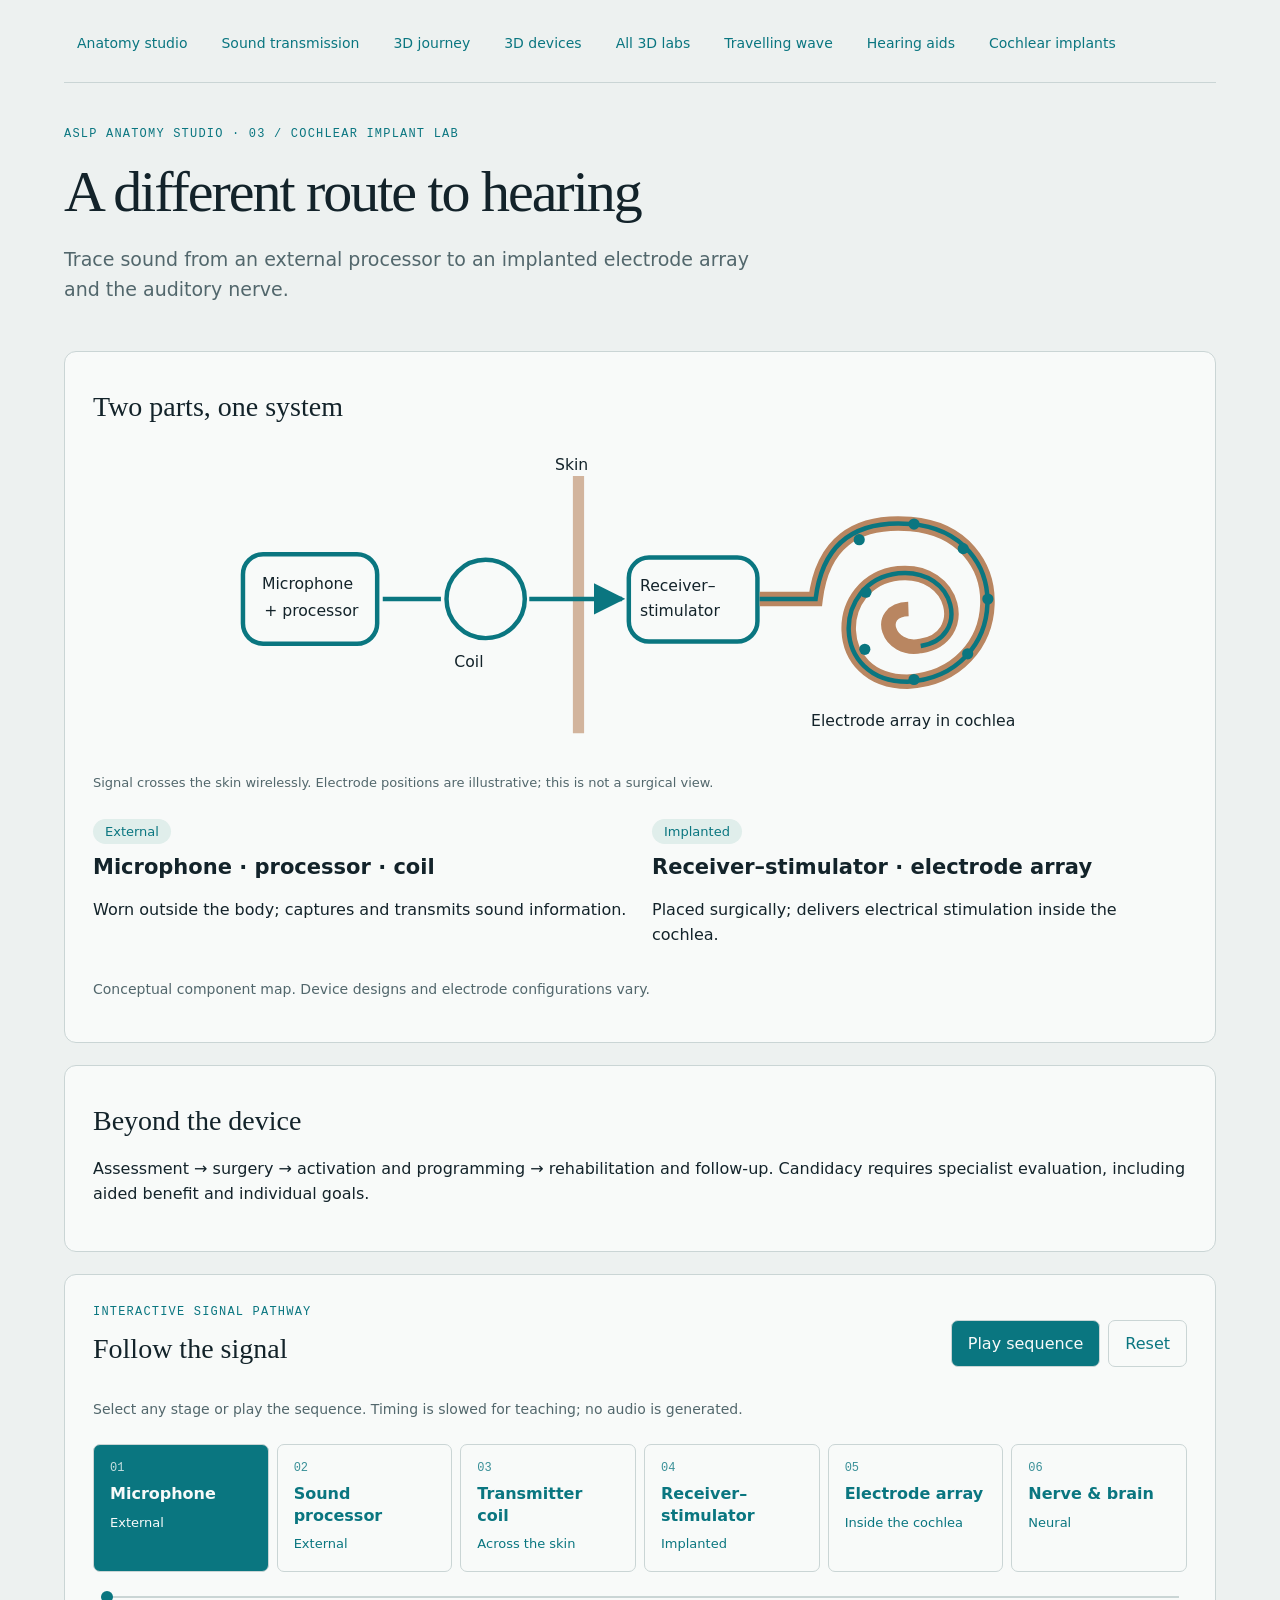
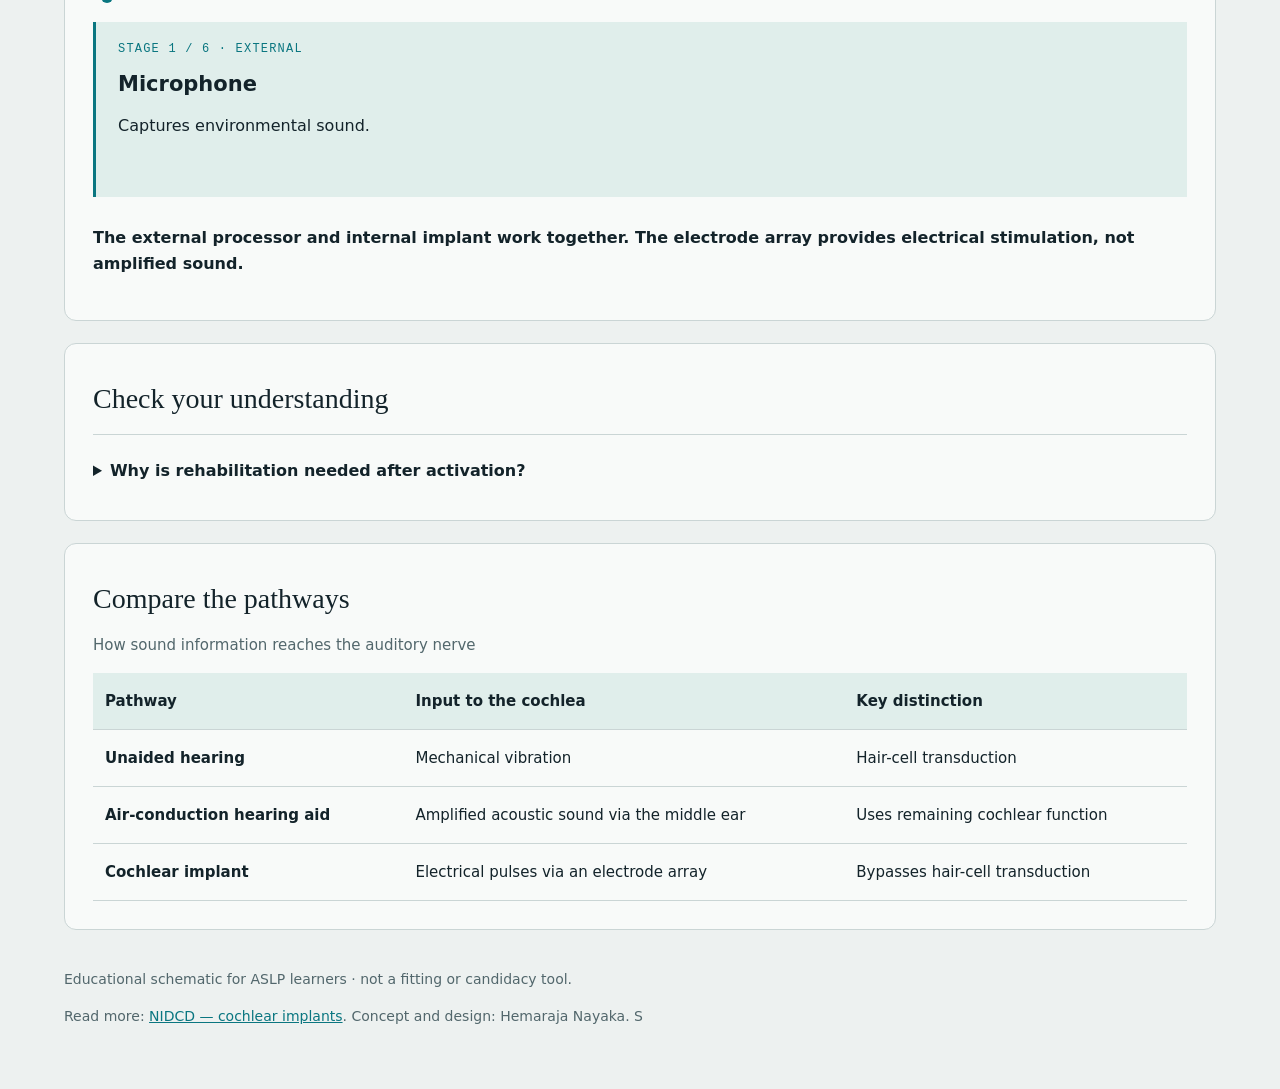
<file: cochlear-implant/index.html>
<!doctype html><html lang="en"><head><meta charset="utf-8"><meta name="viewport" content="width=device-width,initial-scale=1"><meta name="description" content="Trace sound from an external processor to an implanted electrode array and the auditory nerve."><meta name="theme-color" content="#0a7680"><title>A different route to hearing | ASLP Anatomy Studio</title><link rel="stylesheet" href="/css/hearing.css"><script src="/js/hearing.js" defer></script></head><body><a class="skip" href="#main">Skip to lesson</a><div class="wrap"><nav aria-label="Hearing learning modules"><a href="/">Anatomy studio</a><a href="/hearing/">Sound transmission</a><a href="/hearing-3d/">3D journey</a><a href="/devices-3d/">3D devices</a><a href="/lab3d/">All 3D labs</a><a href="/cochlea/">Travelling wave</a><a href="/hearing-aids/">Hearing aids</a><a href="/cochlear-implant/">Cochlear implants</a></nav><header><div class="eyebrow">ASLP Anatomy Studio · 03 / Cochlear implant lab</div><h1>A different route to hearing</h1><p class="intro">Trace sound from an external processor to an implanted electrode array and the auditory nerve.</p></header><main id="main"><section class="panel"><h2>Two parts, one system</h2><figure class="implant-map"><svg viewBox="0 0 760 280" role="img" aria-labelledby="implant-title implant-desc"><title id="implant-title">Cochlear implant component pathway</title><desc id="implant-desc">External microphone and processor connect to a transmitter coil. Across the skin, a receiver stimulator connects to electrodes in the cochlea, which stimulate auditory nerve fibres.</desc><defs><marker id="arrow" viewBox="0 0 10 10" refX="9" refY="5" markerWidth="7" markerHeight="7" orient="auto-start-reverse"><path d="M0 0 L10 5 L0 10z" fill="#0a7680"/></marker></defs><path d="M325 25V255" stroke="#b98661" stroke-width="10" opacity=".6"/><text x="304" y="20">Skin</text><g fill="none" stroke="#0a7680" stroke-width="4"><rect x="25" y="95" width="120" height="80" rx="18"/><circle cx="242" cy="135" r="35"/><rect x="370" y="98" width="115" height="75" rx="18"/><path d="M150 135H202 M281 135H364" marker-end="url(#arrow)"/><path d="M487 135H537 Q546 62 622 68 C717 76 711 204 619 209 C550 209 551 119 611 112 C663 107 676 170 631 177 C602 183 589 145 620 144" stroke="#b98661" stroke-width="13"/><path d="M487 135H537 Q546 62 622 68 C717 76 711 204 619 209 C550 209 551 119 611 112 C663 107 676 170 631 177" stroke="#0a7680" stroke-width="4"/></g><g fill="#0a7680"><circle cx="576" cy="82" r="5"/><circle cx="625" cy="68" r="5"/><circle cx="669" cy="90" r="5"/><circle cx="691" cy="135" r="5"/><circle cx="673" cy="184" r="5"/><circle cx="625" cy="207" r="5"/><circle cx="581" cy="180" r="5"/><circle cx="582" cy="129" r="5"/></g><text x="42" y="126">Microphone</text><text x="44" y="150">+ processor</text><text x="214" y="196">Coil</text><text x="380" y="128">Receiver–</text><text x="380" y="150">stimulator</text><text x="533" y="249">Electrode array in cochlea</text></svg><figcaption>Signal crosses the skin wirelessly. Electrode positions are illustrative; this is not a surgical view.</figcaption></figure><div class="two-col"><div><span class="pill">External</span><h3>Microphone · processor · coil</h3><p>Worn outside the body; captures and transmits sound information.</p></div><div><span class="pill">Implanted</span><h3>Receiver–stimulator · electrode array</h3><p>Placed surgically; delivers electrical stimulation inside the cochlea.</p></div></div><p class="muted">Conceptual component map. Device designs and electrode configurations vary.</p></section><section class="panel"><h2>Beyond the device</h2><p>Assessment → surgery → activation and programming → rehabilitation and follow-up. Candidacy requires specialist evaluation, including aided benefit and individual goals.</p></section><section class="panel pathway"><div class="section-head"><div><div class="eyebrow">Interactive signal pathway</div><h2>Follow the signal</h2></div><div class="controls"><button id="play" type="button">Play sequence</button><button id="reset" type="button">Reset</button></div></div><p class="muted">Select any stage or play the sequence. Timing is slowed for teaching; no audio is generated.</p><div class="stages"><button type="button" class="stage" data-step="0" aria-pressed="true"><span class="number">01</span><strong>Microphone</strong><span>External</span></button><button type="button" class="stage" data-step="1" aria-pressed="false"><span class="number">02</span><strong>Sound processor</strong><span>External</span></button><button type="button" class="stage" data-step="2" aria-pressed="false"><span class="number">03</span><strong>Transmitter coil</strong><span>Across the skin</span></button><button type="button" class="stage" data-step="3" aria-pressed="false"><span class="number">04</span><strong>Receiver–stimulator</strong><span>Implanted</span></button><button type="button" class="stage" data-step="4" aria-pressed="false"><span class="number">05</span><strong>Electrode array</strong><span>Inside the cochlea</span></button><button type="button" class="stage" data-step="5" aria-pressed="false"><span class="number">06</span><strong>Nerve & brain</strong><span>Neural</span></button></div><div class="signal"><span id="signal-dot"></span></div><div class="detail" aria-live="polite" aria-atomic="true"><span id="step-count" class="eyebrow"></span><h3 id="step-title"></h3><p id="step-copy"></p></div><p class="takeaway">The external processor and internal implant work together. The electrode array provides electrical stimulation, not amplified sound.</p></section><section class="panel"><h2>Check your understanding</h2><details><summary>Why is rehabilitation needed after activation?</summary><p>The listener learns to interpret the new electrical representation of sound through practice and follow-up.</p></details></section><section class="panel"><h2>Compare the pathways</h2><div class="table-wrap"><table><caption>How sound information reaches the auditory nerve</caption><thead><tr><th>Pathway</th><th>Input to the cochlea</th><th>Key distinction</th></tr></thead><tbody><tr><th>Unaided hearing</th><td>Mechanical vibration</td><td>Hair-cell transduction</td></tr><tr><th>Air-conduction hearing aid</th><td>Amplified acoustic sound via the middle ear</td><td>Uses remaining cochlear function</td></tr><tr><th>Cochlear implant</th><td>Electrical pulses via an electrode array</td><td>Bypasses hair-cell transduction</td></tr></tbody></table></div></section></main><footer><p>Educational schematic for ASLP learners · not a fitting or candidacy tool.</p><p>Read more: <a href="https://www.nidcd.nih.gov/health/cochlear-implants">NIDCD — cochlear implants</a>. Concept and design: Hemaraja Nayaka. S</p></footer></div><script id="lesson-data" type="application/json">[["Microphone", "External", "Captures environmental sound."], ["Sound processor", "External", "Encodes the incoming signal for stimulation."], ["Transmitter coil", "Across the skin", "Transfers encoded information to the implanted system."], ["Receiver\u2013stimulator", "Implanted", "Generates controlled electrical pulses."], ["Electrode array", "Inside the cochlea", "Delivers stimulation to auditory nerve fibres, bypassing hair-cell transduction."], ["Nerve & brain", "Neural", "The brain learns to interpret this input. Outcomes vary; normal hearing is not restored."]]</script></body></html>
</file>
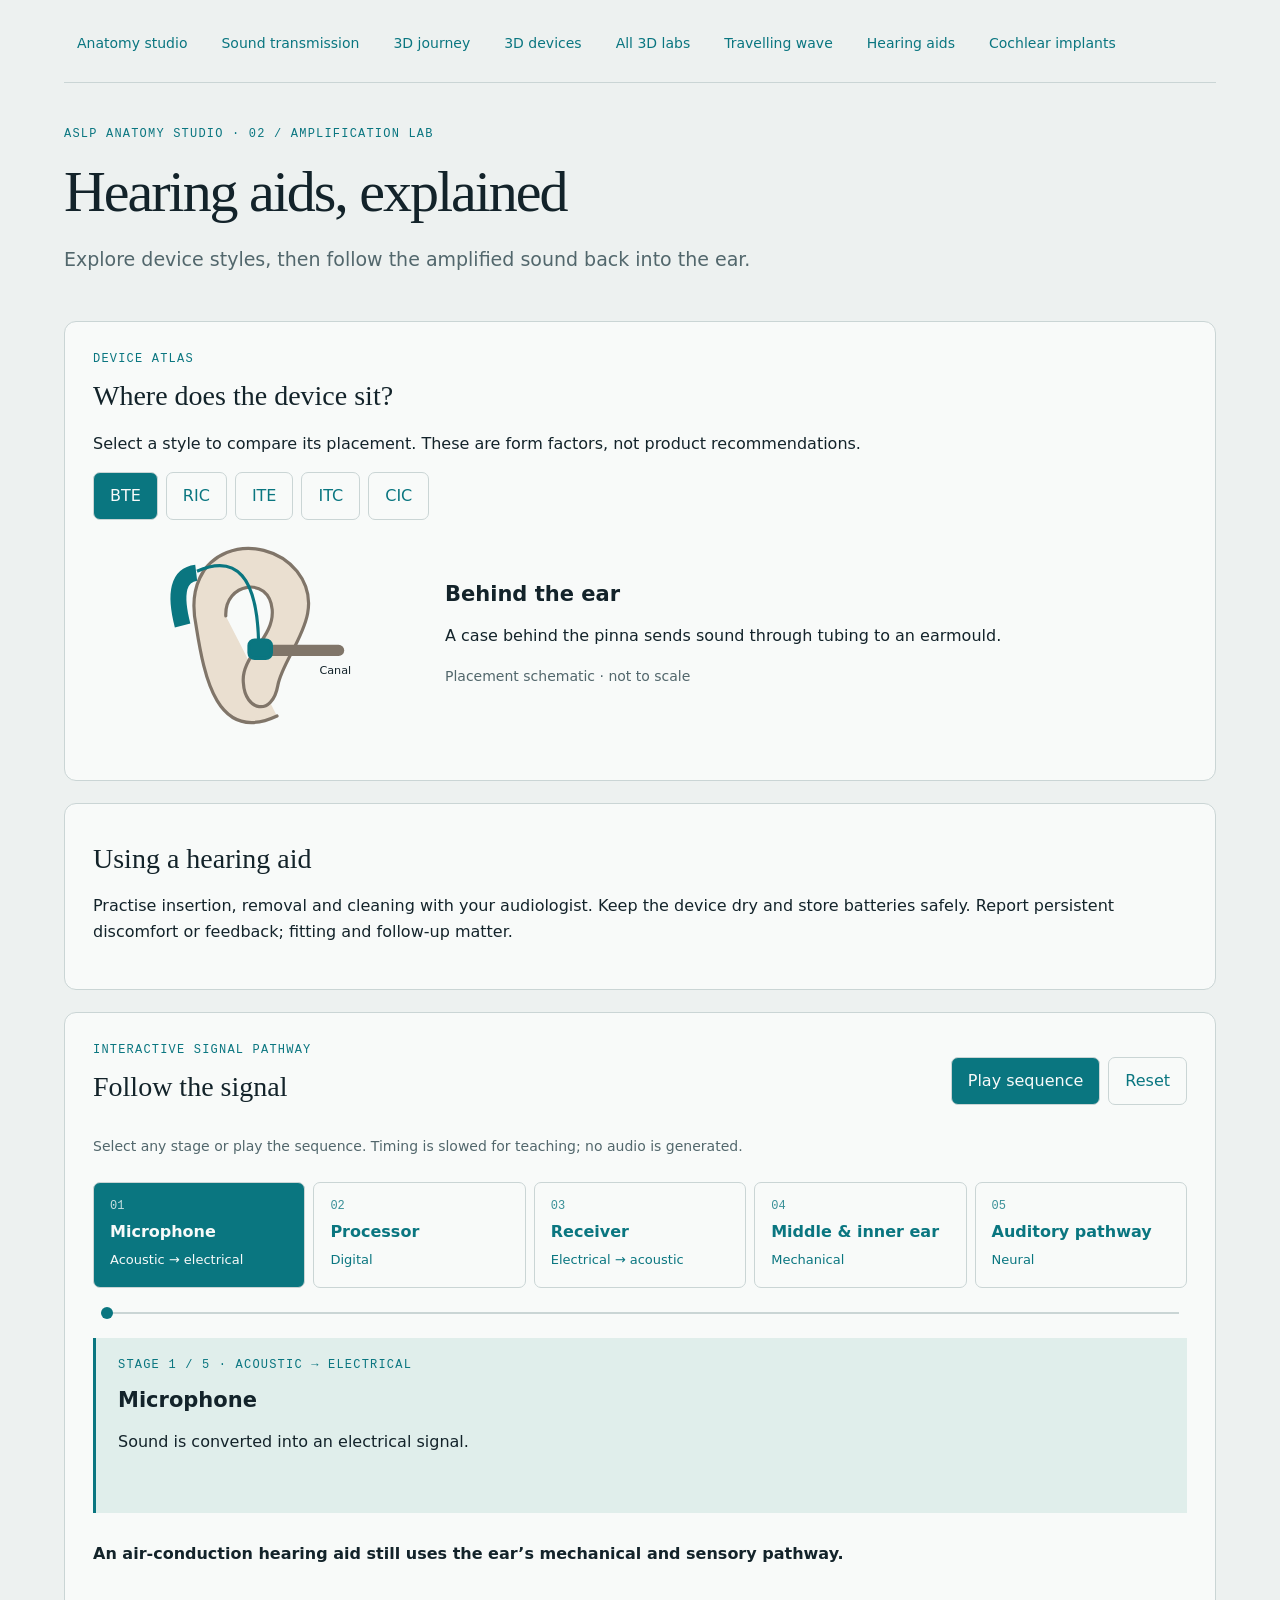
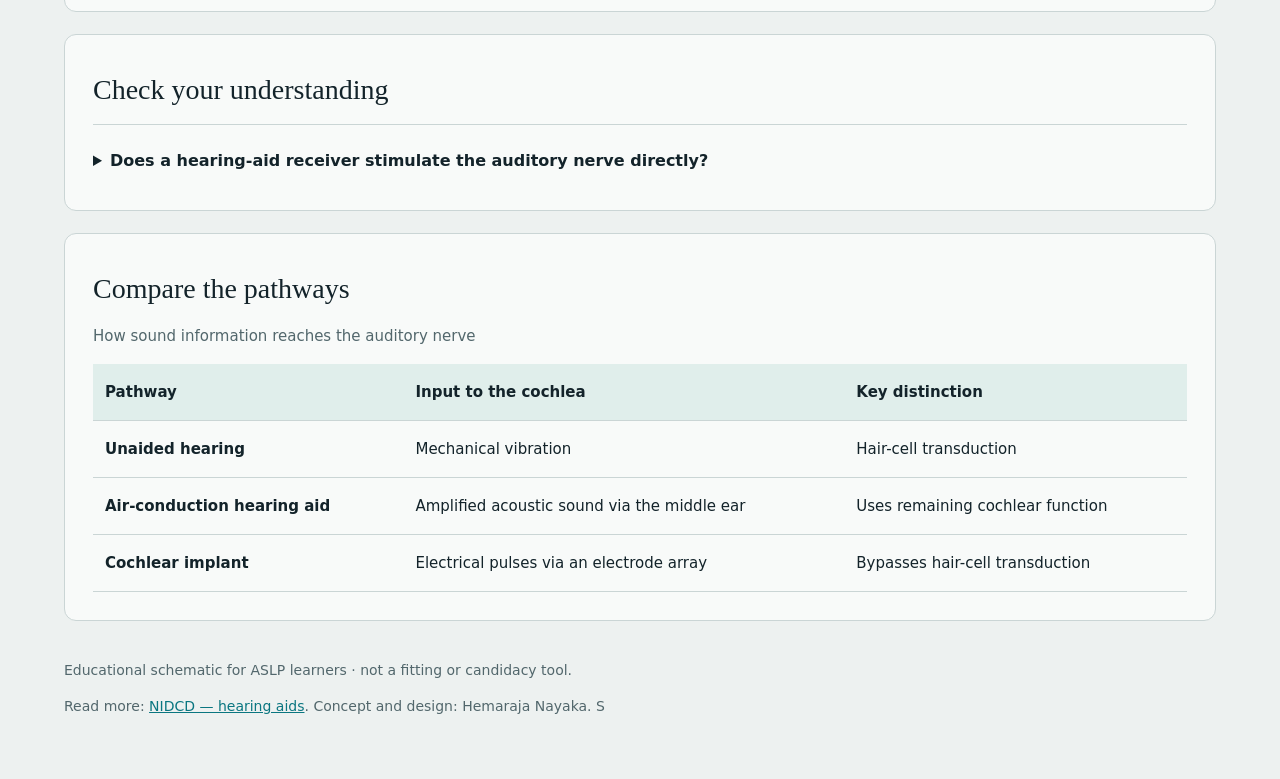
<file: hearing-aids/index.html>
<!doctype html><html lang="en"><head><meta charset="utf-8"><meta name="viewport" content="width=device-width,initial-scale=1"><meta name="description" content="Explore device styles, then follow the amplified sound back into the ear."><meta name="theme-color" content="#0a7680"><title>Hearing aids, explained | ASLP Anatomy Studio</title><link rel="stylesheet" href="/css/hearing.css"><script src="/js/hearing.js" defer></script></head><body><a class="skip" href="#main">Skip to lesson</a><div class="wrap"><nav aria-label="Hearing learning modules"><a href="/">Anatomy studio</a><a href="/hearing/">Sound transmission</a><a href="/hearing-3d/">3D journey</a><a href="/devices-3d/">3D devices</a><a href="/lab3d/">All 3D labs</a><a href="/cochlea/">Travelling wave</a><a href="/hearing-aids/">Hearing aids</a><a href="/cochlear-implant/">Cochlear implants</a></nav><header><div class="eyebrow">ASLP Anatomy Studio · 02 / Amplification lab</div><h1>Hearing aids, explained</h1><p class="intro">Explore device styles, then follow the amplified sound back into the ear.</p></header><main id="main"><section class="panel"><div class="eyebrow">Device atlas</div><h2>Where does the device sit?</h2><p>Select a style to compare its placement. These are form factors, not product recommendations.</p><div class="styles" role="group" aria-label="Hearing aid styles"></div><div class="device-layout"><svg id="device" viewBox="0 0 400 290" role="img" aria-labelledby="device-title"><title id="device-title">Hearing aid placement schematic</title><path class="ear" d="M230 245 C155 280 139 196 129 133 C108 33 210 10 255 64 C296 116 238 167 231 207 C224 246 190 239 188 204 C184 170 227 148 224 112 C220 69 164 78 166 120"/><path class="canal" d="M202 163 L307 163"/><text x="283" y="193">Canal</text><g id="device-shape"></g></svg><div><h3 id="style-title"></h3><p id="style-copy"></p><p class="muted">Placement schematic · not to scale</p></div></div></section><section class="panel"><h2>Using a hearing aid</h2><p>Practise insertion, removal and cleaning with your audiologist. Keep the device dry and store batteries safely. Report persistent discomfort or feedback; fitting and follow-up matter.</p></section><section class="panel pathway"><div class="section-head"><div><div class="eyebrow">Interactive signal pathway</div><h2>Follow the signal</h2></div><div class="controls"><button id="play" type="button">Play sequence</button><button id="reset" type="button">Reset</button></div></div><p class="muted">Select any stage or play the sequence. Timing is slowed for teaching; no audio is generated.</p><div class="stages"><button type="button" class="stage" data-step="0" aria-pressed="true"><span class="number">01</span><strong>Microphone</strong><span>Acoustic → electrical</span></button><button type="button" class="stage" data-step="1" aria-pressed="false"><span class="number">02</span><strong>Processor</strong><span>Digital</span></button><button type="button" class="stage" data-step="2" aria-pressed="false"><span class="number">03</span><strong>Receiver</strong><span>Electrical → acoustic</span></button><button type="button" class="stage" data-step="3" aria-pressed="false"><span class="number">04</span><strong>Middle & inner ear</strong><span>Mechanical</span></button><button type="button" class="stage" data-step="4" aria-pressed="false"><span class="number">05</span><strong>Auditory pathway</strong><span>Neural</span></button></div><div class="signal"><span id="signal-dot"></span></div><div class="detail" aria-live="polite" aria-atomic="true"><span id="step-count" class="eyebrow"></span><h3 id="step-title"></h3><p id="step-copy"></p></div><p class="takeaway">An air-conduction hearing aid still uses the ear’s mechanical and sensory pathway.</p></section><section class="panel"><h2>Check your understanding</h2><details><summary>Does a hearing-aid receiver stimulate the auditory nerve directly?</summary><p>No. It produces acoustic sound. A cochlear implant uses electrical stimulation.</p></details></section><section class="panel"><h2>Compare the pathways</h2><div class="table-wrap"><table><caption>How sound information reaches the auditory nerve</caption><thead><tr><th>Pathway</th><th>Input to the cochlea</th><th>Key distinction</th></tr></thead><tbody><tr><th>Unaided hearing</th><td>Mechanical vibration</td><td>Hair-cell transduction</td></tr><tr><th>Air-conduction hearing aid</th><td>Amplified acoustic sound via the middle ear</td><td>Uses remaining cochlear function</td></tr><tr><th>Cochlear implant</th><td>Electrical pulses via an electrode array</td><td>Bypasses hair-cell transduction</td></tr></tbody></table></div></section></main><footer><p>Educational schematic for ASLP learners · not a fitting or candidacy tool.</p><p>Read more: <a href="https://www.nidcd.nih.gov/health/hearing-aids">NIDCD — hearing aids</a>. Concept and design: Hemaraja Nayaka. S</p></footer></div><script id="lesson-data" type="application/json">[["Microphone", "Acoustic \u2192 electrical", "Sound is converted into an electrical signal."], ["Processor", "Digital", "Frequency-specific processing and amplification shape the signal."], ["Receiver", "Electrical \u2192 acoustic", "The receiver is a miniature loudspeaker that delivers sound into the ear canal."], ["Middle & inner ear", "Mechanical", "Amplified sound passes through the eardrum and ossicles to the cochlea."], ["Auditory pathway", "Neural", "Remaining sensory function supports the signal reaching the brain. Amplification does not restore normal hearing."]]</script></body></html>
</file>
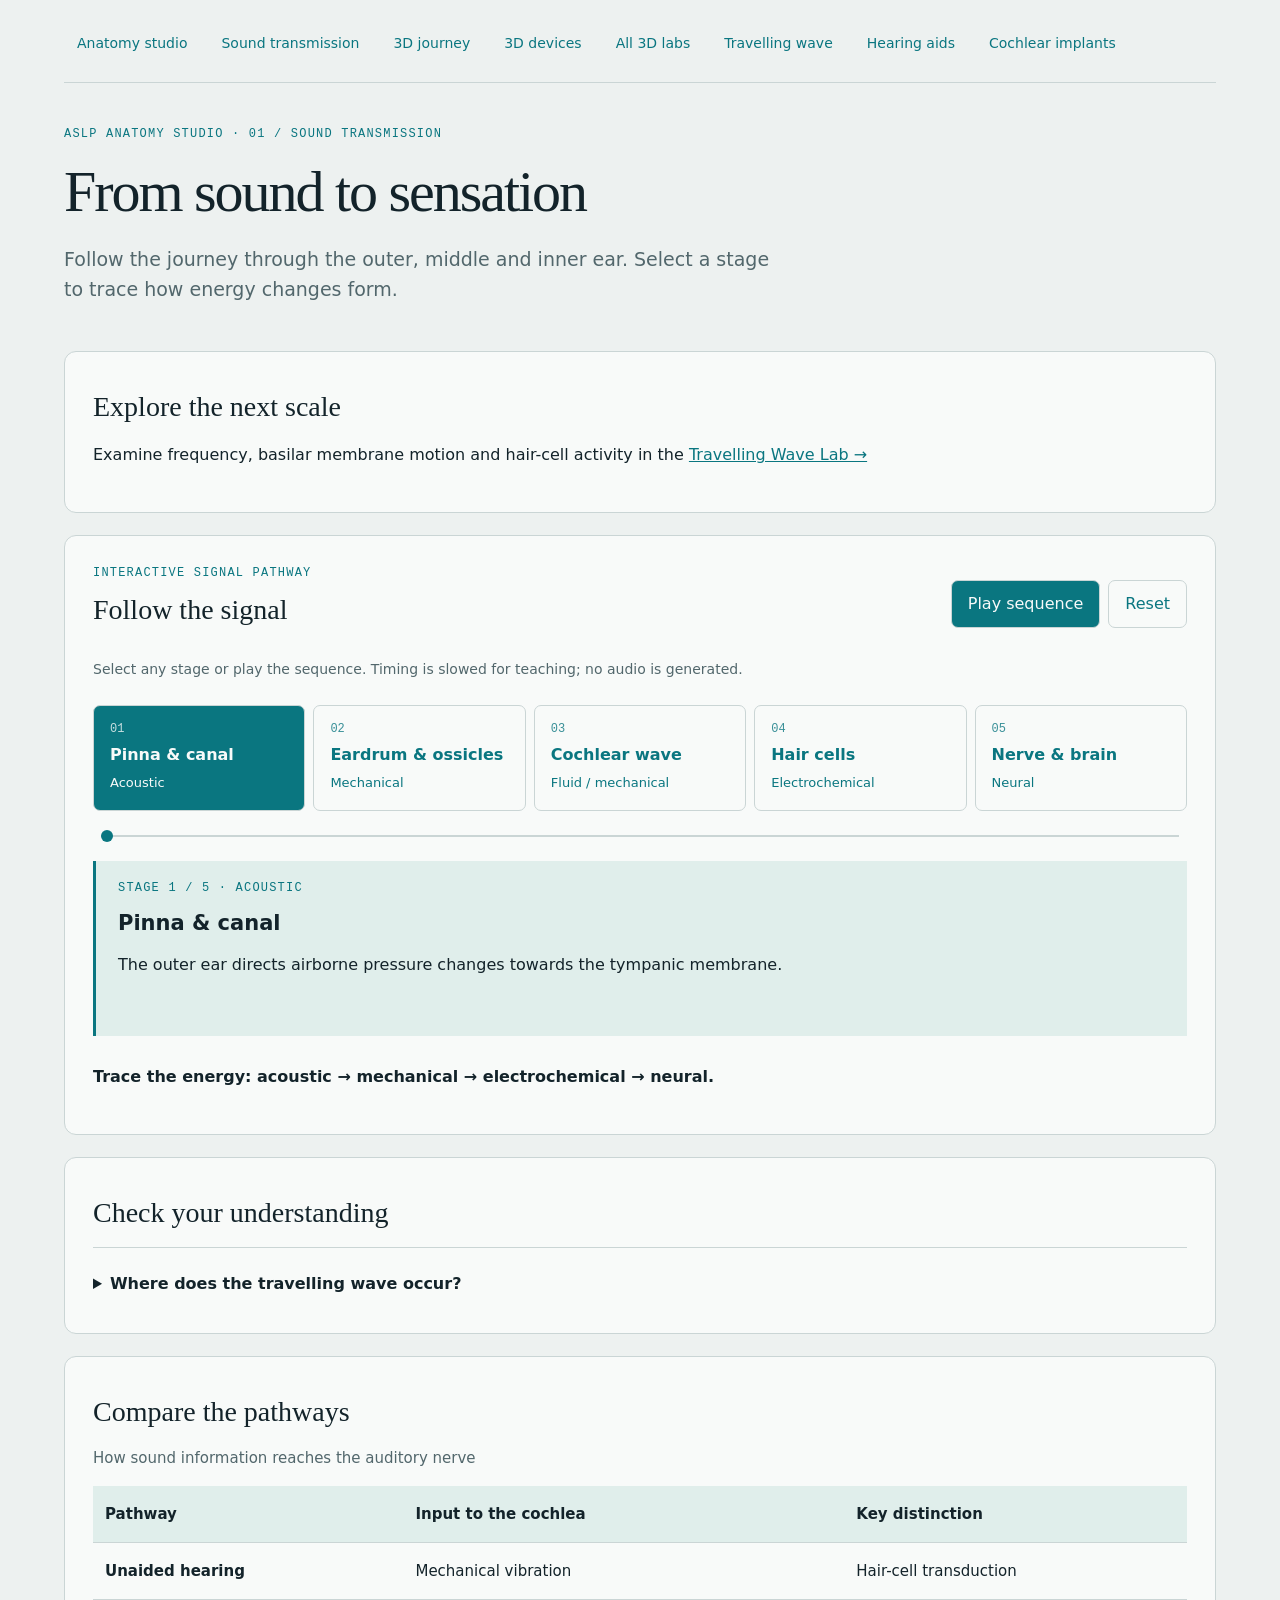
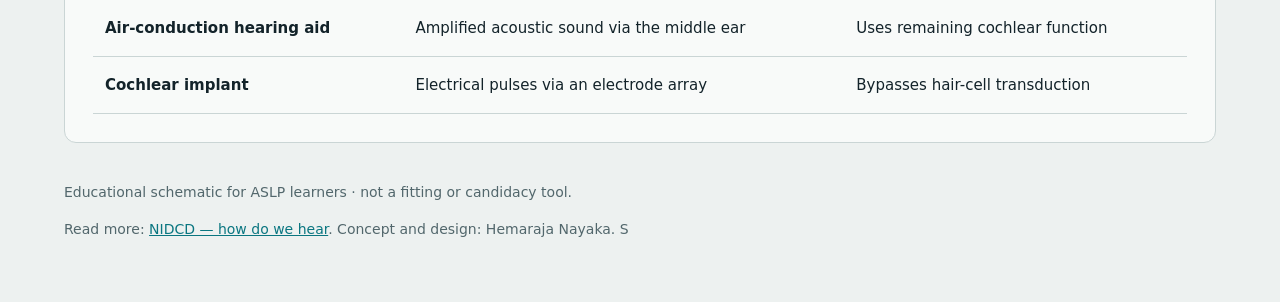
<file: hearing/index.html>
<!doctype html><html lang="en"><head><meta charset="utf-8"><meta name="viewport" content="width=device-width,initial-scale=1"><meta name="description" content="Follow the journey through the outer, middle and inner ear. Select a stage to trace how energy changes form."><meta name="theme-color" content="#0a7680"><title>From sound to sensation | ASLP Anatomy Studio</title><link rel="stylesheet" href="/css/hearing.css"><script src="/js/hearing.js" defer></script></head><body><a class="skip" href="#main">Skip to lesson</a><div class="wrap"><nav aria-label="Hearing learning modules"><a href="/">Anatomy studio</a><a href="/hearing/">Sound transmission</a><a href="/hearing-3d/">3D journey</a><a href="/devices-3d/">3D devices</a><a href="/lab3d/">All 3D labs</a><a href="/cochlea/">Travelling wave</a><a href="/hearing-aids/">Hearing aids</a><a href="/cochlear-implant/">Cochlear implants</a></nav><header><div class="eyebrow">ASLP Anatomy Studio · 01 / Sound transmission</div><h1>From sound to sensation</h1><p class="intro">Follow the journey through the outer, middle and inner ear. Select a stage to trace how energy changes form.</p></header><main id="main"><section class="panel"><h2>Explore the next scale</h2><p>Examine frequency, basilar membrane motion and hair-cell activity in the <a href="/cochlea/">Travelling Wave Lab →</a></p></section><section class="panel pathway"><div class="section-head"><div><div class="eyebrow">Interactive signal pathway</div><h2>Follow the signal</h2></div><div class="controls"><button id="play" type="button">Play sequence</button><button id="reset" type="button">Reset</button></div></div><p class="muted">Select any stage or play the sequence. Timing is slowed for teaching; no audio is generated.</p><div class="stages"><button type="button" class="stage" data-step="0" aria-pressed="true"><span class="number">01</span><strong>Pinna & canal</strong><span>Acoustic</span></button><button type="button" class="stage" data-step="1" aria-pressed="false"><span class="number">02</span><strong>Eardrum & ossicles</strong><span>Mechanical</span></button><button type="button" class="stage" data-step="2" aria-pressed="false"><span class="number">03</span><strong>Cochlear wave</strong><span>Fluid / mechanical</span></button><button type="button" class="stage" data-step="3" aria-pressed="false"><span class="number">04</span><strong>Hair cells</strong><span>Electrochemical</span></button><button type="button" class="stage" data-step="4" aria-pressed="false"><span class="number">05</span><strong>Nerve & brain</strong><span>Neural</span></button></div><div class="signal"><span id="signal-dot"></span></div><div class="detail" aria-live="polite" aria-atomic="true"><span id="step-count" class="eyebrow"></span><h3 id="step-title"></h3><p id="step-copy"></p></div><p class="takeaway">Trace the energy: acoustic → mechanical → electrochemical → neural.</p></section><section class="panel"><h2>Check your understanding</h2><details><summary>Where does the travelling wave occur?</summary><p>Along the basilar membrane inside the cochlea.</p></details></section><section class="panel"><h2>Compare the pathways</h2><div class="table-wrap"><table><caption>How sound information reaches the auditory nerve</caption><thead><tr><th>Pathway</th><th>Input to the cochlea</th><th>Key distinction</th></tr></thead><tbody><tr><th>Unaided hearing</th><td>Mechanical vibration</td><td>Hair-cell transduction</td></tr><tr><th>Air-conduction hearing aid</th><td>Amplified acoustic sound via the middle ear</td><td>Uses remaining cochlear function</td></tr><tr><th>Cochlear implant</th><td>Electrical pulses via an electrode array</td><td>Bypasses hair-cell transduction</td></tr></tbody></table></div></section></main><footer><p>Educational schematic for ASLP learners · not a fitting or candidacy tool.</p><p>Read more: <a href="https://www.nidcd.nih.gov/health/how-do-we-hear">NIDCD — how do we hear</a>. Concept and design: Hemaraja Nayaka. S</p></footer></div><script id="lesson-data" type="application/json">[["Pinna & canal", "Acoustic", "The outer ear directs airborne pressure changes towards the tympanic membrane."], ["Eardrum & ossicles", "Mechanical", "The eardrum drives the malleus, incus and stapes. Middle-ear mechanics couple airborne sound to cochlear fluid."], ["Cochlear wave", "Fluid / mechanical", "Stapes motion at the oval window sets cochlear fluid and the basilar membrane in motion. High frequencies peak nearer the base; low frequencies nearer the apex."], ["Hair cells", "Electrochemical", "Stereocilia deflection changes hair-cell electrical activity. Inner hair cells communicate with auditory nerve fibres."], ["Nerve & brain", "Neural", "Neural activity travels through the auditory pathway, supporting the perception and interpretation of sound."]]</script></body></html>
</file>
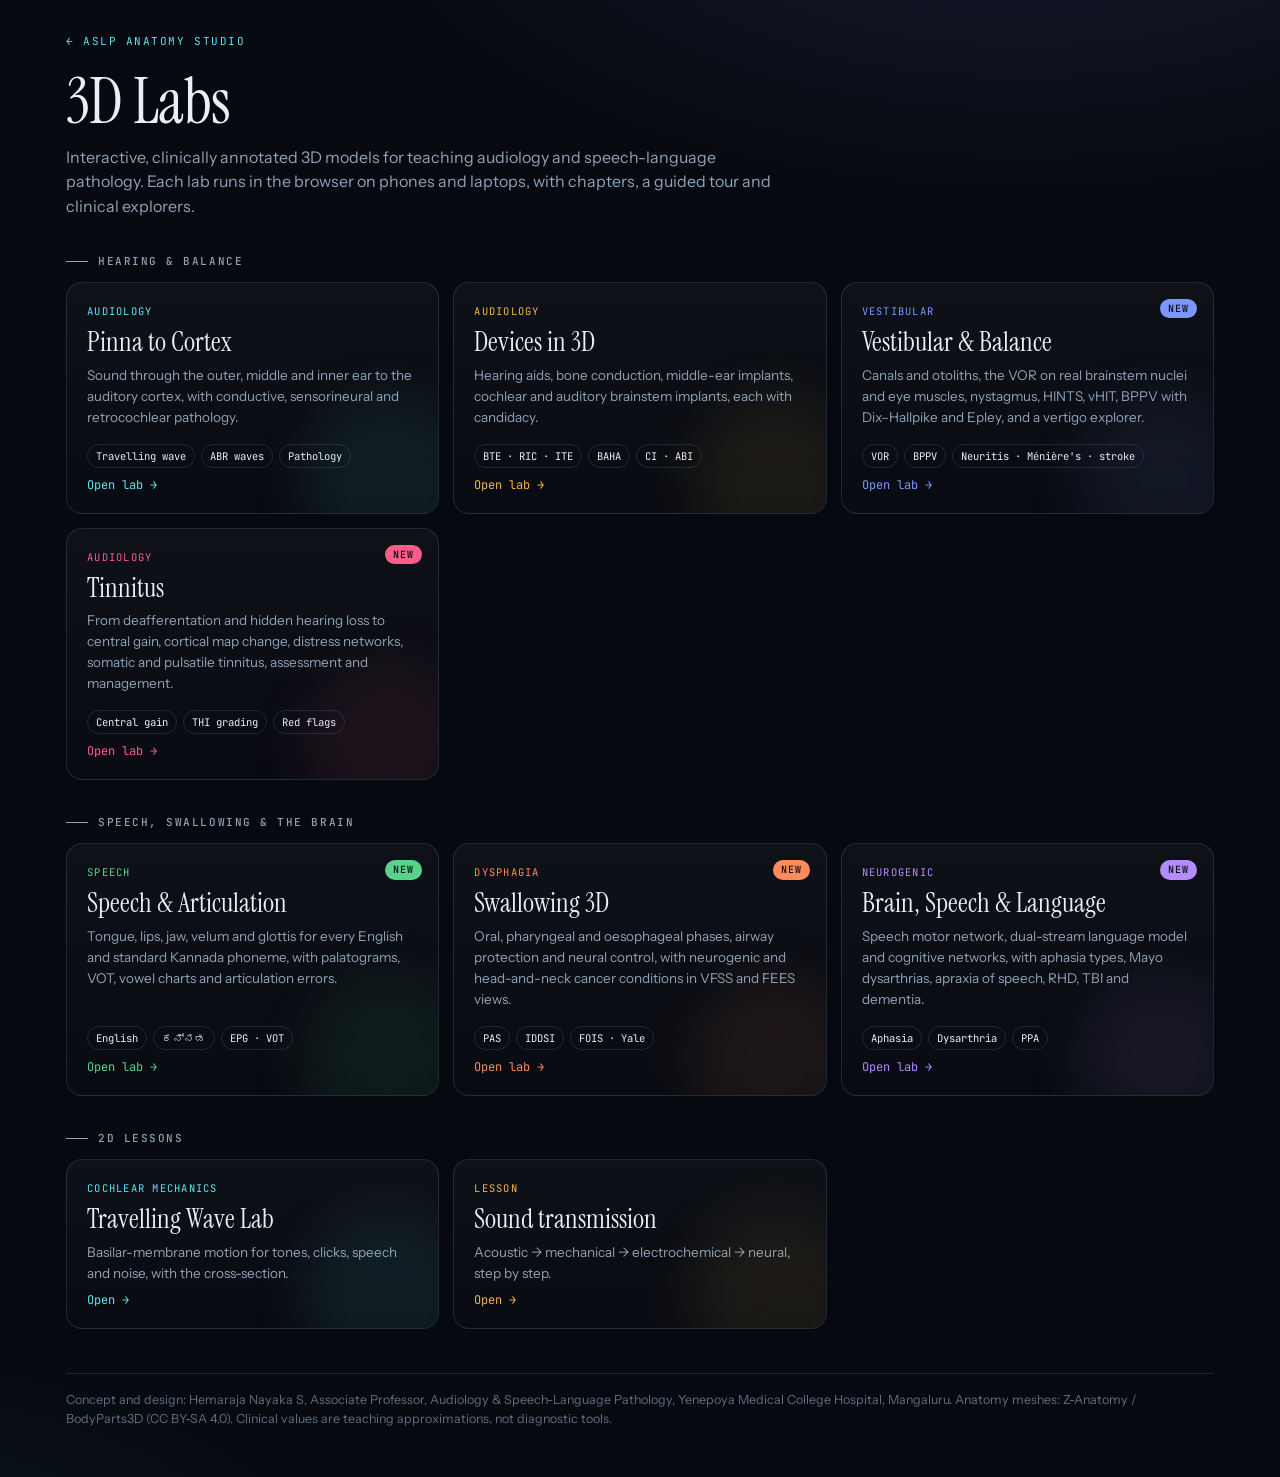
<file: lab3d/index.html>
<!doctype html>
<html lang="en">
<head>
<meta charset="utf-8">
<meta name="viewport" content="width=device-width,initial-scale=1,viewport-fit=cover">
<title>3D Labs · ASLP Anatomy Studio</title>
<meta name="description" content="Interactive 3D labs for audiology and speech-language pathology: hearing pathway, hearing devices, vestibular system, tinnitus, swallowing, speech articulation (English and Kannada) and the brain in speech, language and cognition.">
<meta property="og:title" content="3D Labs · ASLP Anatomy Studio">
<meta property="og:description" content="Seven interactive 3D labs for audiology and speech-language pathology teaching.">
<meta name="theme-color" content="#06090f">
<link rel="preconnect" href="https://fonts.googleapis.com">
<link rel="preconnect" href="https://fonts.gstatic.com" crossorigin>
<link rel="stylesheet" href="https://fonts.googleapis.com/css2?family=Instrument+Sans:wght@400;500;600&family=Instrument+Serif:ital@0;1&family=JetBrains+Mono:wght@400;500&display=swap">
<style>
:root{--bg:#06090f;--panel:#0c131d;--line:rgba(150,185,215,.16);--ink:#e9eff6;--muted:#8fa2b7;--dim:#5d6f83;--air:#5fe3f2;--mech:#f3b64a;--fluid:#7d95ff;--neural:#ff5c8a;--ok:#58d38c;--bad:#ff8a5c;--violet:#b48cff;--mono:"JetBrains Mono",ui-monospace,monospace}
*{box-sizing:border-box}
html,body{margin:0;background:var(--bg);color:var(--ink);font:15px/1.55 "Instrument Sans",system-ui,sans-serif}
body{background:radial-gradient(1200px 600px at 80% -10%,rgba(125,149,255,.14),transparent 60%),radial-gradient(900px 500px at -10% 110%,rgba(95,227,242,.08),transparent 60%),var(--bg);min-height:100vh}
a{color:inherit}
.wrap{max-width:1180px;margin:0 auto;padding:28px 16px 48px}
.top{font-family:var(--mono);font-size:11px;letter-spacing:.14em;text-transform:uppercase;color:var(--air);text-decoration:none}
h1{font-family:"Instrument Serif",serif;font-weight:400;font-size:clamp(38px,6vw,64px);line-height:1.02;margin:18px 0 10px;letter-spacing:-.01em}
.lede{color:var(--muted);max-width:720px;margin:0 0 30px;font-size:16px}
h2{font-family:var(--mono);font-size:11px;letter-spacing:.14em;text-transform:uppercase;color:var(--muted);font-weight:500;margin:34px 0 12px;display:flex;align-items:center;gap:10px}
h2::before{content:"";width:22px;height:1px;background:currentColor}
.grid{display:grid;grid-template-columns:repeat(auto-fill,minmax(300px,1fr));gap:14px}
.card{position:relative;display:flex;flex-direction:column;gap:8px;padding:20px 20px 18px;border:1px solid var(--line);border-radius:16px;background:linear-gradient(180deg,rgba(255,255,255,.035),rgba(255,255,255,.01));text-decoration:none;transition:transform .2s,border-color .2s,background .2s;overflow:hidden}
.card::after{content:"";position:absolute;inset:auto -40px -60px auto;width:180px;height:180px;border-radius:50%;background:var(--c);opacity:.08;filter:blur(30px);transition:opacity .2s}
.card:hover,.card:focus-visible{transform:translateY(-2px);border-color:color-mix(in srgb,var(--c) 55%,transparent);outline:none}
.card:hover::after{opacity:.18}
.tag{font-family:var(--mono);font-size:10.5px;letter-spacing:.12em;text-transform:uppercase;color:var(--c)}
.card h3{font-family:"Instrument Serif",serif;font-weight:400;font-size:27px;line-height:1.1;margin:0}
.card p{margin:0;color:var(--muted);font-size:13.5px}
.chips{display:flex;flex-wrap:wrap;gap:6px;margin-top:auto;padding-top:8px}
.chips span{font-family:var(--mono);font-size:10.5px;padding:3px 8px;border-radius:99px;border:1px solid var(--line);color:var(--ink)}
.new{position:absolute;top:16px;right:16px;font-family:var(--mono);font-size:10px;letter-spacing:.1em;padding:2px 8px;border-radius:99px;background:var(--c);color:#06090f;font-weight:500}
.go{font-family:var(--mono);font-size:12px;color:var(--c)}
footer{margin-top:44px;color:var(--dim);font-size:12.5px;border-top:1px solid var(--line);padding-top:16px}
footer a{color:var(--muted)}
</style>
</head>
<body>
<main class="wrap">
  <a class="top" href="../">← ASLP Anatomy Studio</a>
  <h1>3D Labs</h1>
  <p class="lede">Interactive, clinically annotated 3D models for teaching audiology and speech-language pathology. Each lab runs in the browser on phones and laptops, with chapters, a guided tour and clinical explorers.</p>

  <h2>Hearing &amp; balance</h2>
  <div class="grid">
    <a class="card" href="../hearing-3d/" style="--c:var(--air)"><span class="tag">Audiology</span><h3>Pinna to Cortex</h3><p>Sound through the outer, middle and inner ear to the auditory cortex, with conductive, sensorineural and retrocochlear pathology.</p><div class="chips"><span>Travelling wave</span><span>ABR waves</span><span>Pathology</span></div><span class="go">Open lab →</span></a>
    <a class="card" href="../devices-3d/" style="--c:var(--mech)"><span class="tag">Audiology</span><h3>Devices in 3D</h3><p>Hearing aids, bone conduction, middle-ear implants, cochlear and auditory brainstem implants, each with candidacy.</p><div class="chips"><span>BTE · RIC · ITE</span><span>BAHA</span><span>CI · ABI</span></div><span class="go">Open lab →</span></a>
    <a class="card" href="../vestibular-3d/" style="--c:var(--fluid)"><span class="new">NEW</span><span class="tag">Vestibular</span><h3>Vestibular &amp; Balance</h3><p>Canals and otoliths, the VOR on real brainstem nuclei and eye muscles, nystagmus, HINTS, vHIT, BPPV with Dix–Hallpike and Epley, and a vertigo explorer.</p><div class="chips"><span>VOR</span><span>BPPV</span><span>Neuritis · Ménière's · stroke</span></div><span class="go">Open lab →</span></a>
    <a class="card" href="../tinnitus-3d/" style="--c:var(--neural)"><span class="new">NEW</span><span class="tag">Audiology</span><h3>Tinnitus</h3><p>From deafferentation and hidden hearing loss to central gain, cortical map change, distress networks, somatic and pulsatile tinnitus, assessment and management.</p><div class="chips"><span>Central gain</span><span>THI grading</span><span>Red flags</span></div><span class="go">Open lab →</span></a>
  </div>

  <h2>Speech, swallowing &amp; the brain</h2>
  <div class="grid">
    <a class="card" href="../speech-3d/" style="--c:var(--ok)"><span class="new">NEW</span><span class="tag">Speech</span><h3>Speech &amp; Articulation</h3><p>Tongue, lips, jaw, velum and glottis for every English and standard Kannada phoneme, with palatograms, VOT, vowel charts and articulation errors.</p><div class="chips"><span>English</span><span>ಕನ್ನಡ</span><span>EPG · VOT</span></div><span class="go">Open lab →</span></a>
    <a class="card" href="../swallow-3d/" style="--c:var(--bad)"><span class="new">NEW</span><span class="tag">Dysphagia</span><h3>Swallowing 3D</h3><p>Oral, pharyngeal and oesophageal phases, airway protection and neural control, with neurogenic and head-and-neck cancer conditions in VFSS and FEES views.</p><div class="chips"><span>PAS</span><span>IDDSI</span><span>FOIS · Yale</span></div><span class="go">Open lab →</span></a>
    <a class="card" href="../brain-3d/" style="--c:var(--violet)"><span class="new">NEW</span><span class="tag">Neurogenic</span><h3>Brain, Speech &amp; Language</h3><p>Speech motor network, dual-stream language model and cognitive networks, with aphasia types, Mayo dysarthrias, apraxia of speech, RHD, TBI and dementia.</p><div class="chips"><span>Aphasia</span><span>Dysarthria</span><span>PPA</span></div><span class="go">Open lab →</span></a>
  </div>

  <h2>2D lessons</h2>
  <div class="grid">
    <a class="card" href="../cochlea/" style="--c:var(--air)"><span class="tag">Cochlear mechanics</span><h3>Travelling Wave Lab</h3><p>Basilar-membrane motion for tones, clicks, speech and noise, with the cross-section.</p><span class="go">Open →</span></a>
    <a class="card" href="../hearing/" style="--c:var(--mech)"><span class="tag">Lesson</span><h3>Sound transmission</h3><p>Acoustic → mechanical → electrochemical → neural, step by step.</p><span class="go">Open →</span></a>
  </div>

  <footer>Concept and design: Hemaraja Nayaka S, Associate Professor, Audiology &amp; Speech-Language Pathology, Yenepoya Medical College Hospital, Mangaluru. Anatomy meshes: Z-Anatomy / BodyParts3D (CC BY-SA 4.0). Clinical values are teaching approximations, not diagnostic tools.</footer>
</main>
</body>
</html>
</file>
<file: css/hearing.css>
:root{color-scheme:light;--bg:#edf1f0;--panel:#f8faf9;--ink:#13232a;--muted:#52676c;--line:#cad5d5;--accent:#0a7680;--soft:#e0eeeb}*{box-sizing:border-box}body{margin:0;background:var(--bg);color:var(--ink);font:16px/1.6 system-ui,sans-serif}.wrap{max-width:1200px;margin:auto;padding:24px}nav{display:flex;gap:8px;flex-wrap:wrap;padding-bottom:20px;border-bottom:1px solid var(--line)}a{color:var(--accent)}nav a{padding:8px 13px;border-radius:6px;text-decoration:none;font-size:14px}nav a[aria-current]{background:var(--accent);color:var(--panel)}header{padding:42px 0 28px}h1,h2,h3{line-height:1.2}h1{font:clamp(32px,5vw,58px)/1.12 Georgia,serif;letter-spacing:-.035em;margin:15px 0}h2{font:28px/1.2 Georgia,serif;margin:10px 0 18px}h3{font-size:21px;margin:12px 0}.intro{max-width:720px;font-size:19px;color:var(--muted)}.eyebrow{text-transform:uppercase;letter-spacing:.1em;font:12px/1.6 ui-monospace,monospace;color:var(--accent)}main{display:grid;gap:22px}.panel{padding:28px;background:var(--panel);border:1px solid var(--line);border-radius:12px}.section-head{display:flex;justify-content:space-between;align-items:center;gap:15px}.controls,.styles{display:flex;gap:8px;flex-wrap:wrap}button,summary{cursor:pointer}button{font:inherit;color:var(--accent);border:1px solid var(--line);background:var(--panel);border-radius:7px;padding:10px 16px;min-height:44px}button:hover{border-color:var(--accent)}button[aria-pressed=true],#play{background:var(--accent);color:var(--panel)}:focus-visible{outline:3px solid #bd7b1b;outline-offset:4px}.stages{display:grid;grid-template-columns:repeat(auto-fit,minmax(140px,1fr));gap:8px;margin-top:24px}.stage{text-align:left;display:flex;flex-direction:column;gap:8px;padding:16px;font-size:13px}.stage strong{font-size:16px;line-height:1.35}.number{font:12px ui-monospace,monospace;opacity:.8}.signal{height:2px;background:var(--line);margin:24px 8px;position:relative}#signal-dot{position:absolute;top:-5px;width:12px;height:12px;border-radius:100%;background:var(--accent);transition:left .4s}.detail{border-left:3px solid var(--accent);padding:12px 22px;background:var(--soft);min-height:175px}.detail p{max-width:780px}.takeaway{font-weight:600;padding-top:12px}.muted,footer{color:var(--muted);font-size:14px}.device-layout{display:grid;grid-template-columns:320px 1fr;align-items:center;gap:32px}svg{width:100%;height:auto;color:var(--ink)}svg text{fill:currentColor;font:14px system-ui}.ear{fill:#eadfd0;stroke:#807569;stroke-width:4;stroke-linecap:round}.canal{fill:none;stroke:#807569;stroke-width:14;stroke-linecap:round}#device-shape{fill:var(--accent);stroke:var(--accent);stroke-width:4}.two-col{display:grid;grid-template-columns:1fr 1fr;gap:24px}.pill{padding:5px 12px;background:var(--soft);color:var(--accent);border-radius:20px;font-size:13px}.table-wrap{overflow:auto}table{border-collapse:collapse;text-align:left;width:100%;font-size:15px}caption{text-align:left;color:var(--muted);margin-bottom:16px}td,th{padding:16px 12px;border-bottom:1px solid var(--line);vertical-align:top}thead{background:var(--soft)}details{border-top:1px solid var(--line);padding-top:15px}summary{font-weight:600;padding:8px 0}footer{padding:24px 0}.skip{position:absolute;top:-100px}.skip:focus{top:0;background:var(--panel);padding:12px;z-index:2}@media(max-width:650px){.wrap{padding:16px}.panel{padding:20px}.device-layout,.two-col{grid-template-columns:1fr}.device-layout{gap:0}.device-layout svg{max-width:300px;margin:auto}.section-head{align-items:start;flex-direction:column}.stages{grid-template-columns:repeat(2,minmax(0,1fr))}header{padding:28px 0 18px}nav a{padding:8px}td,th{padding:10px 8px}}@media(prefers-reduced-motion:reduce){#signal-dot{transition:none}}@media(prefers-color-scheme:dark){:root{color-scheme:dark;--bg:#0c1417;--panel:#131f23;--ink:#e1eaeb;--muted:#a0b3b8;--line:#35464c;--accent:#3cc0c9;--soft:#173237}}

.implant-map{margin:24px 0}.implant-map svg{display:block;max-width:850px;margin:auto}.implant-map figcaption{font-size:13px;color:var(--muted);margin-top:12px}@media(max-width:650px){.implant-map{overflow:auto}.implant-map svg{min-width:600px}}

main,.panel,.implant-map,.table-wrap{min-width:0} .implant-map{max-width:100%}
</file>
